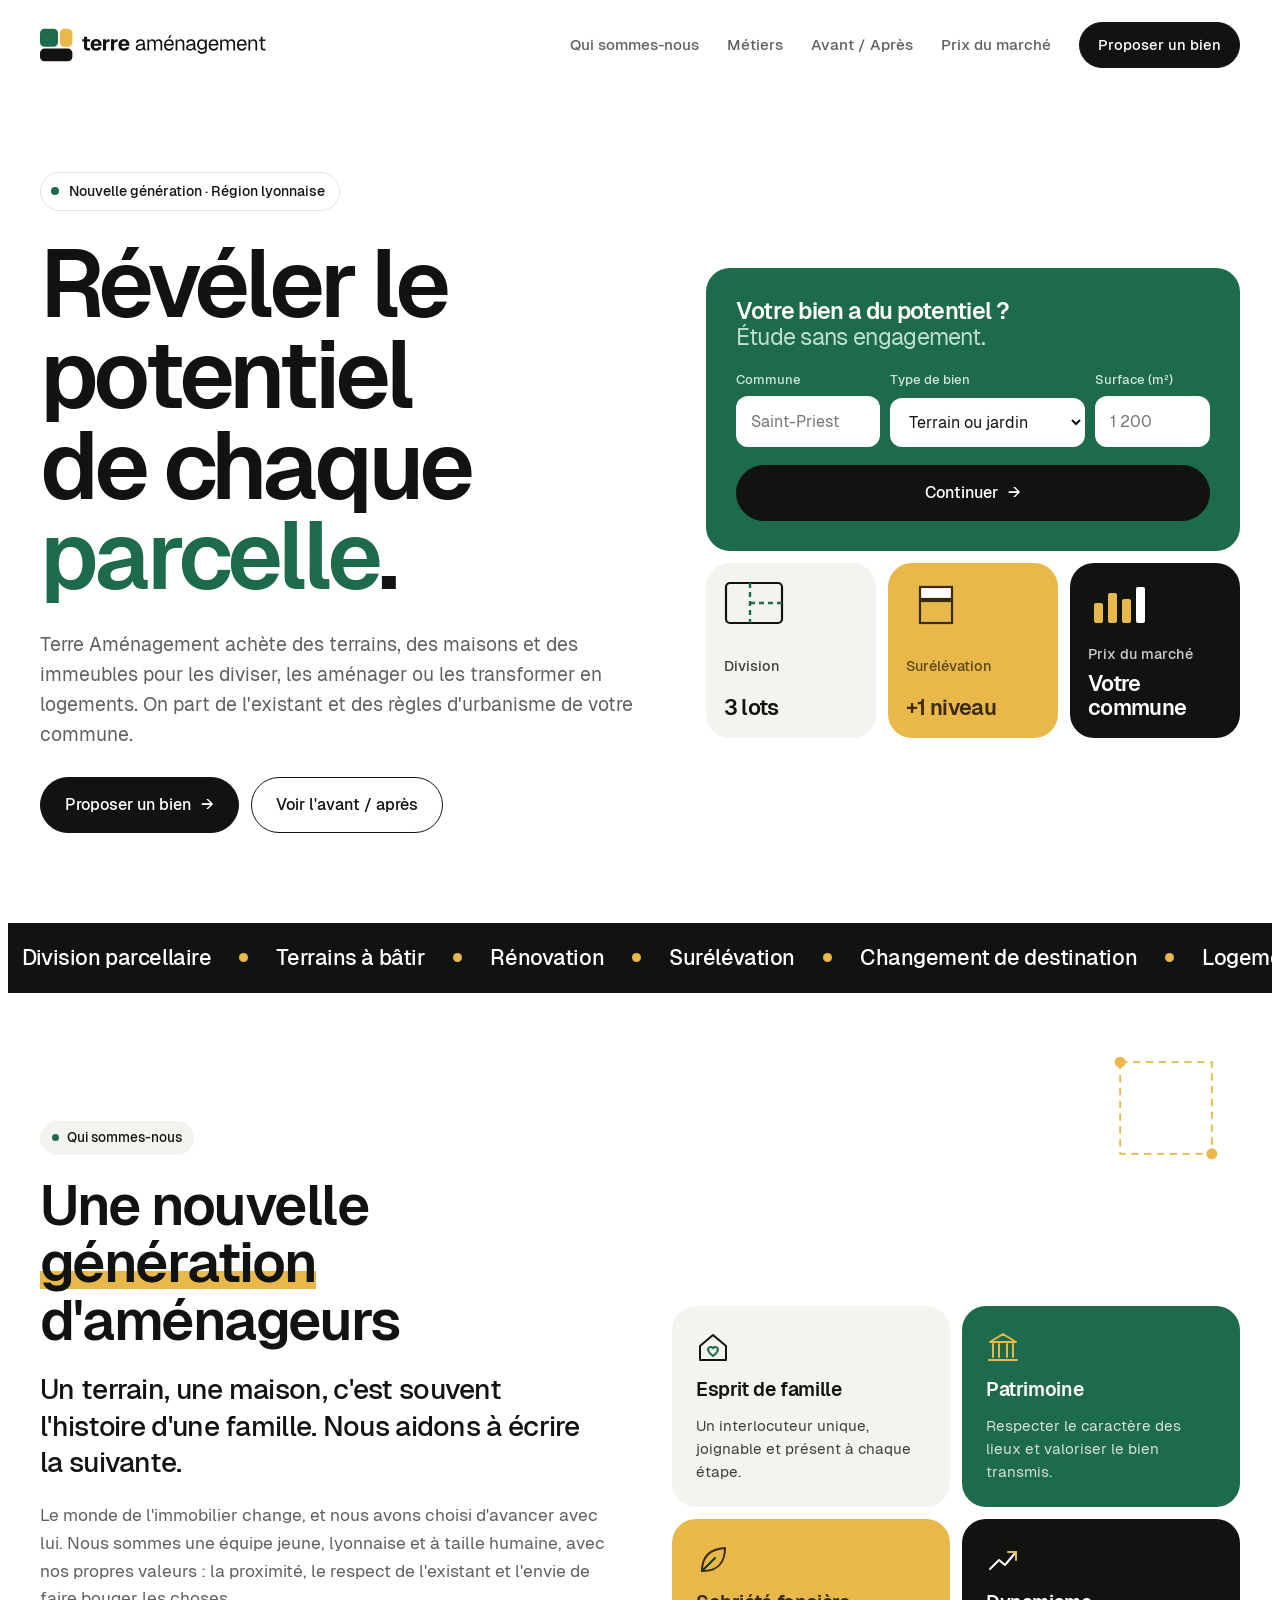
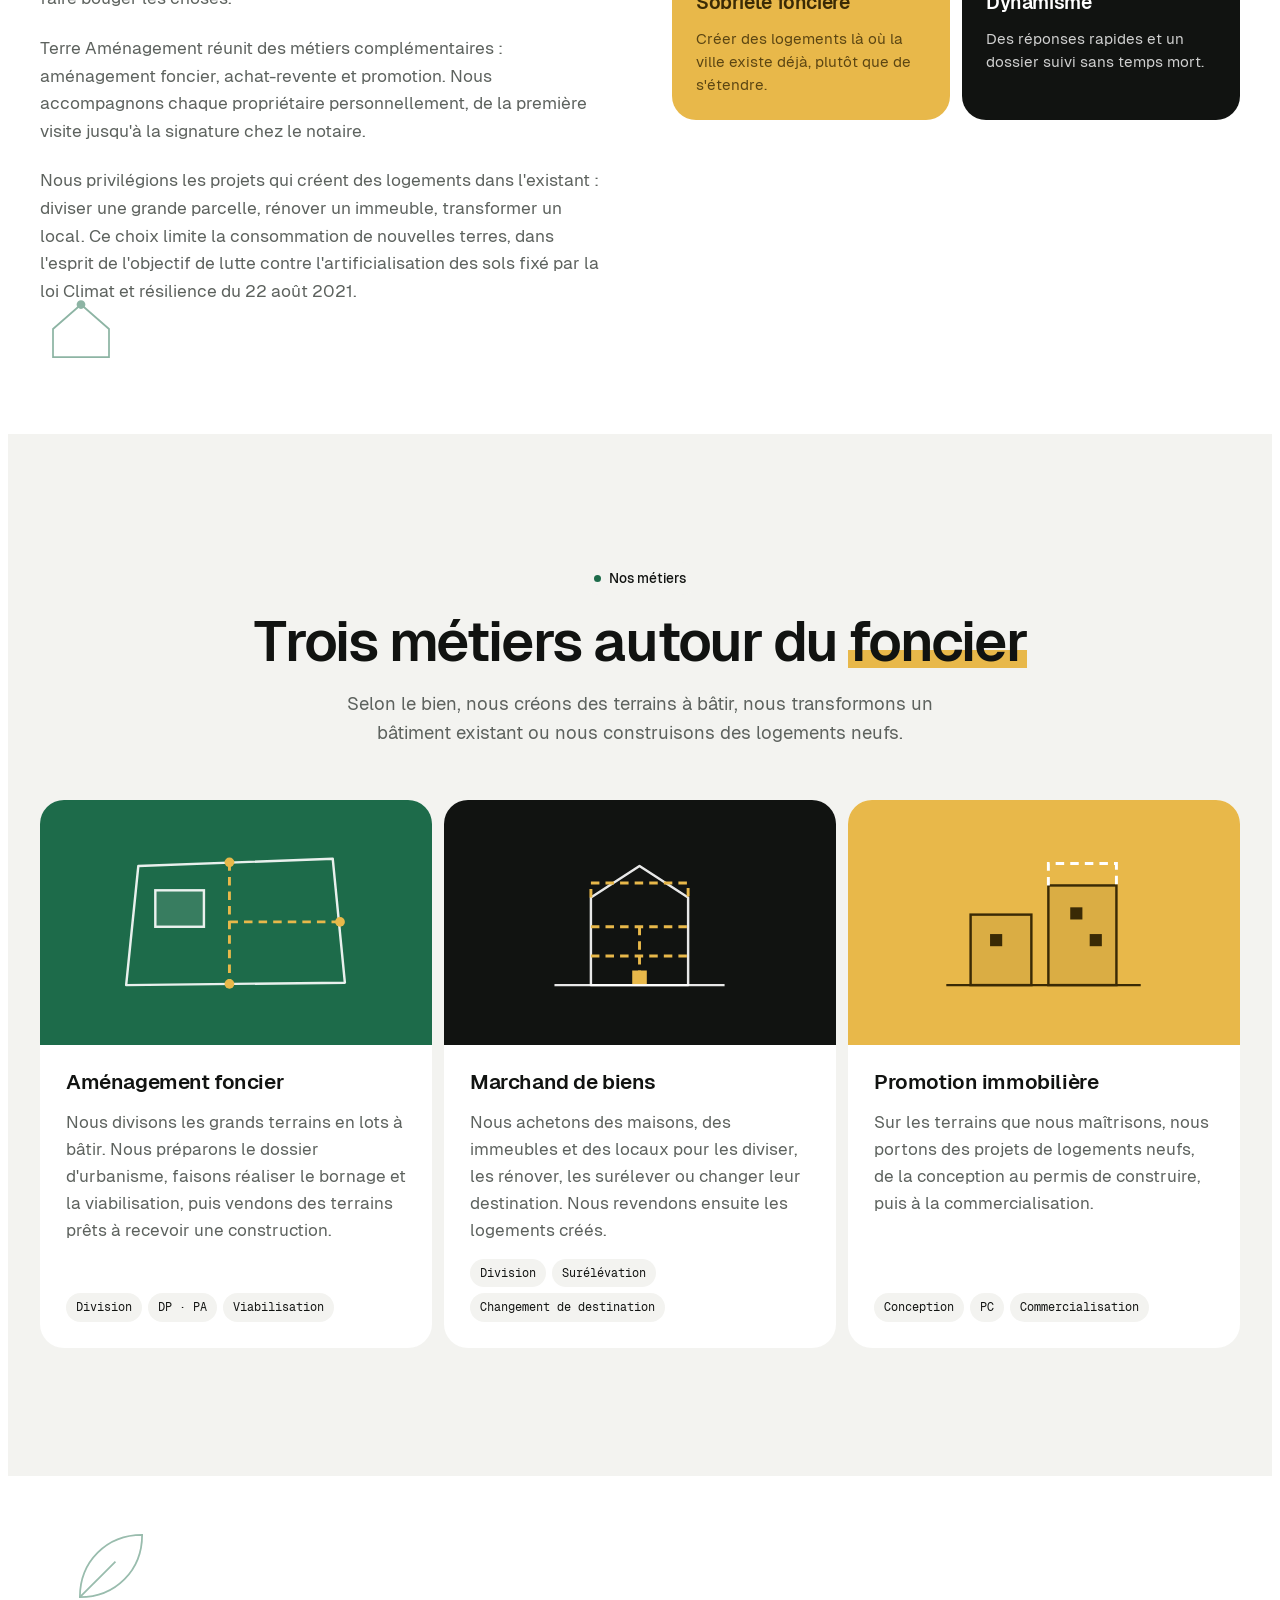
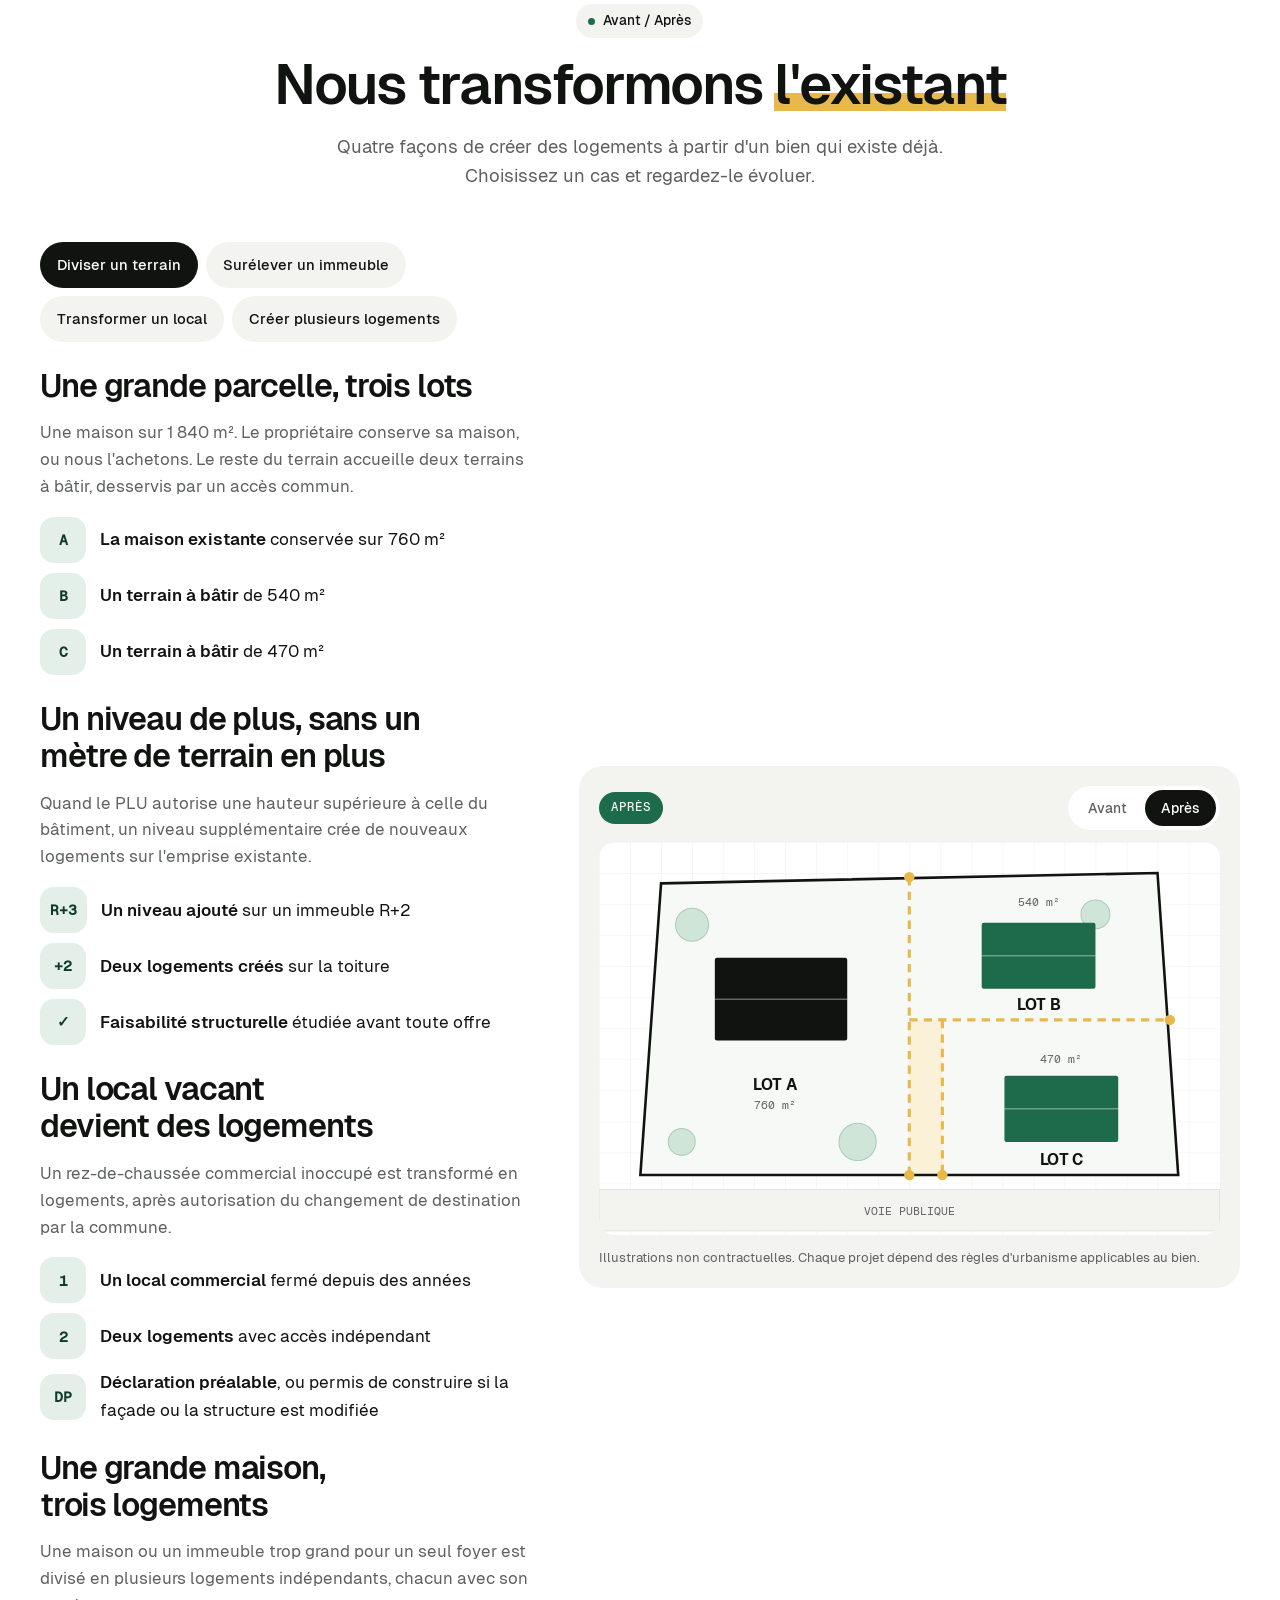
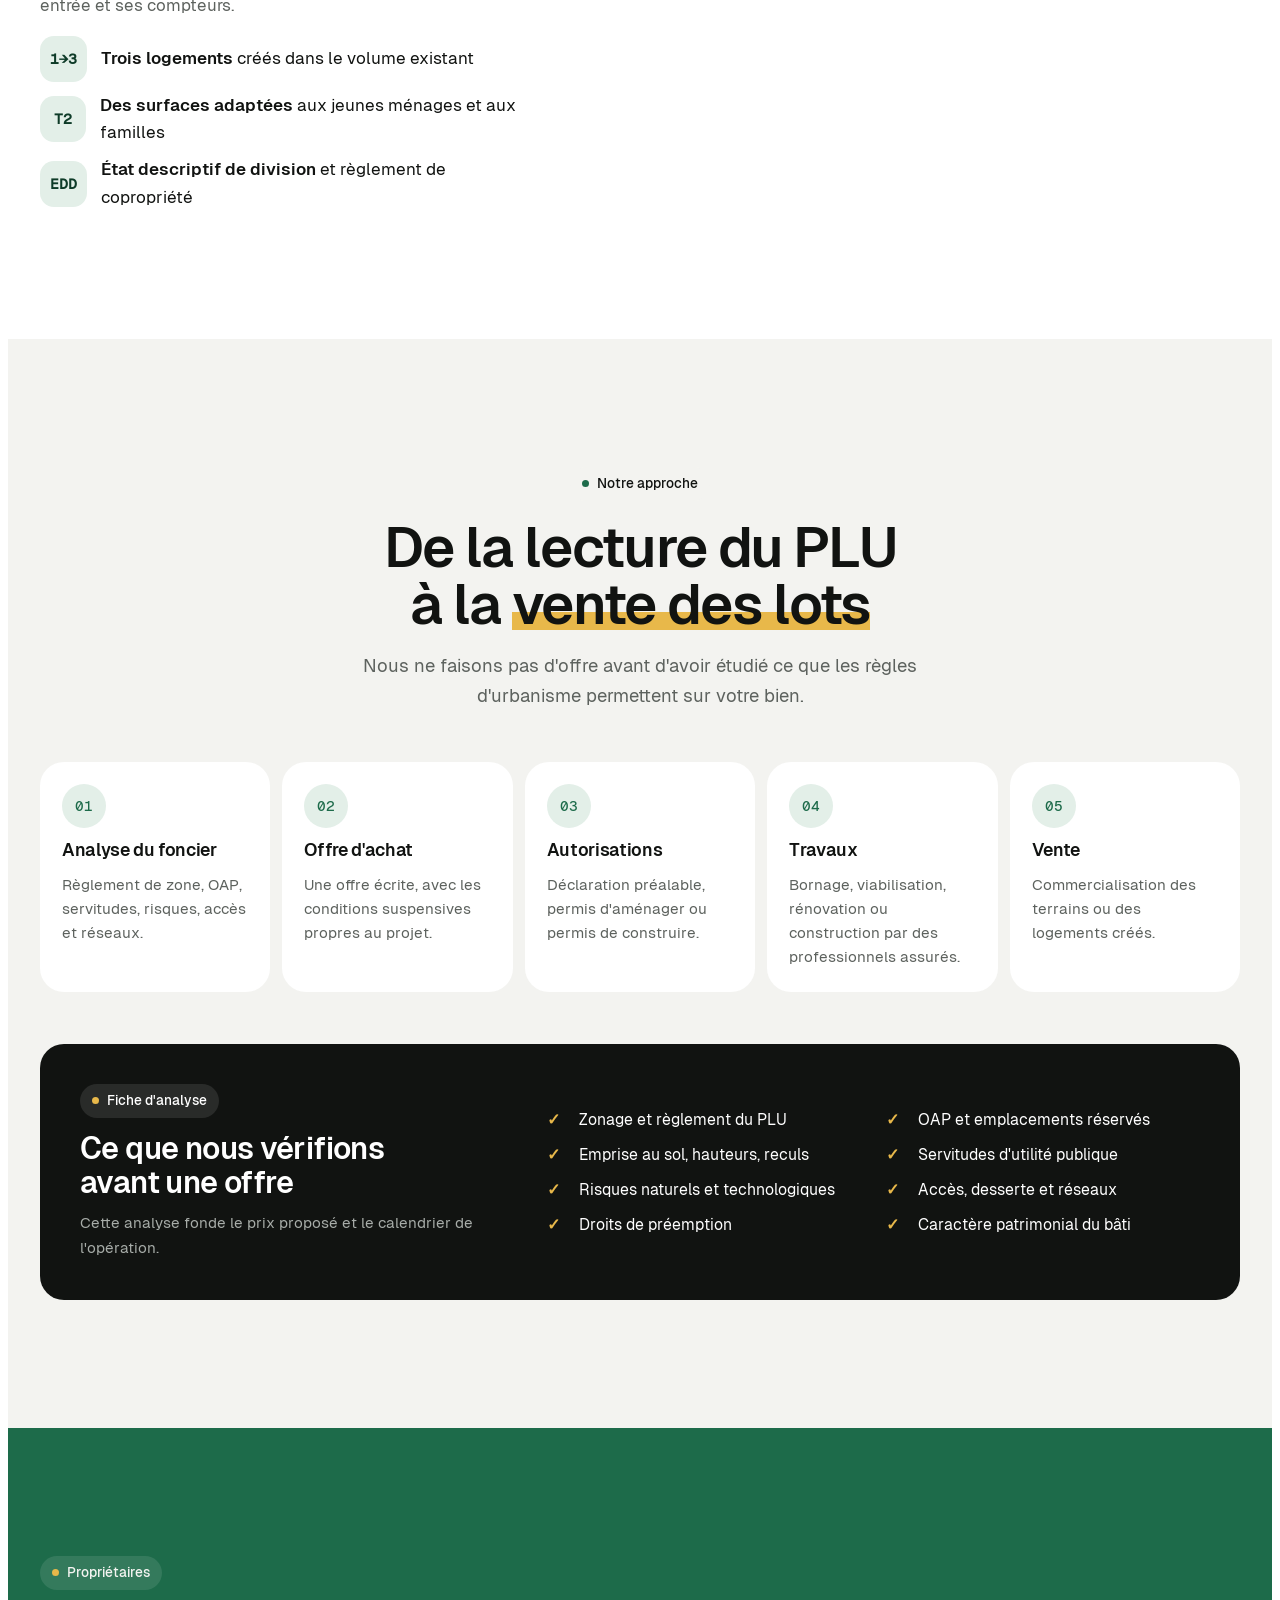
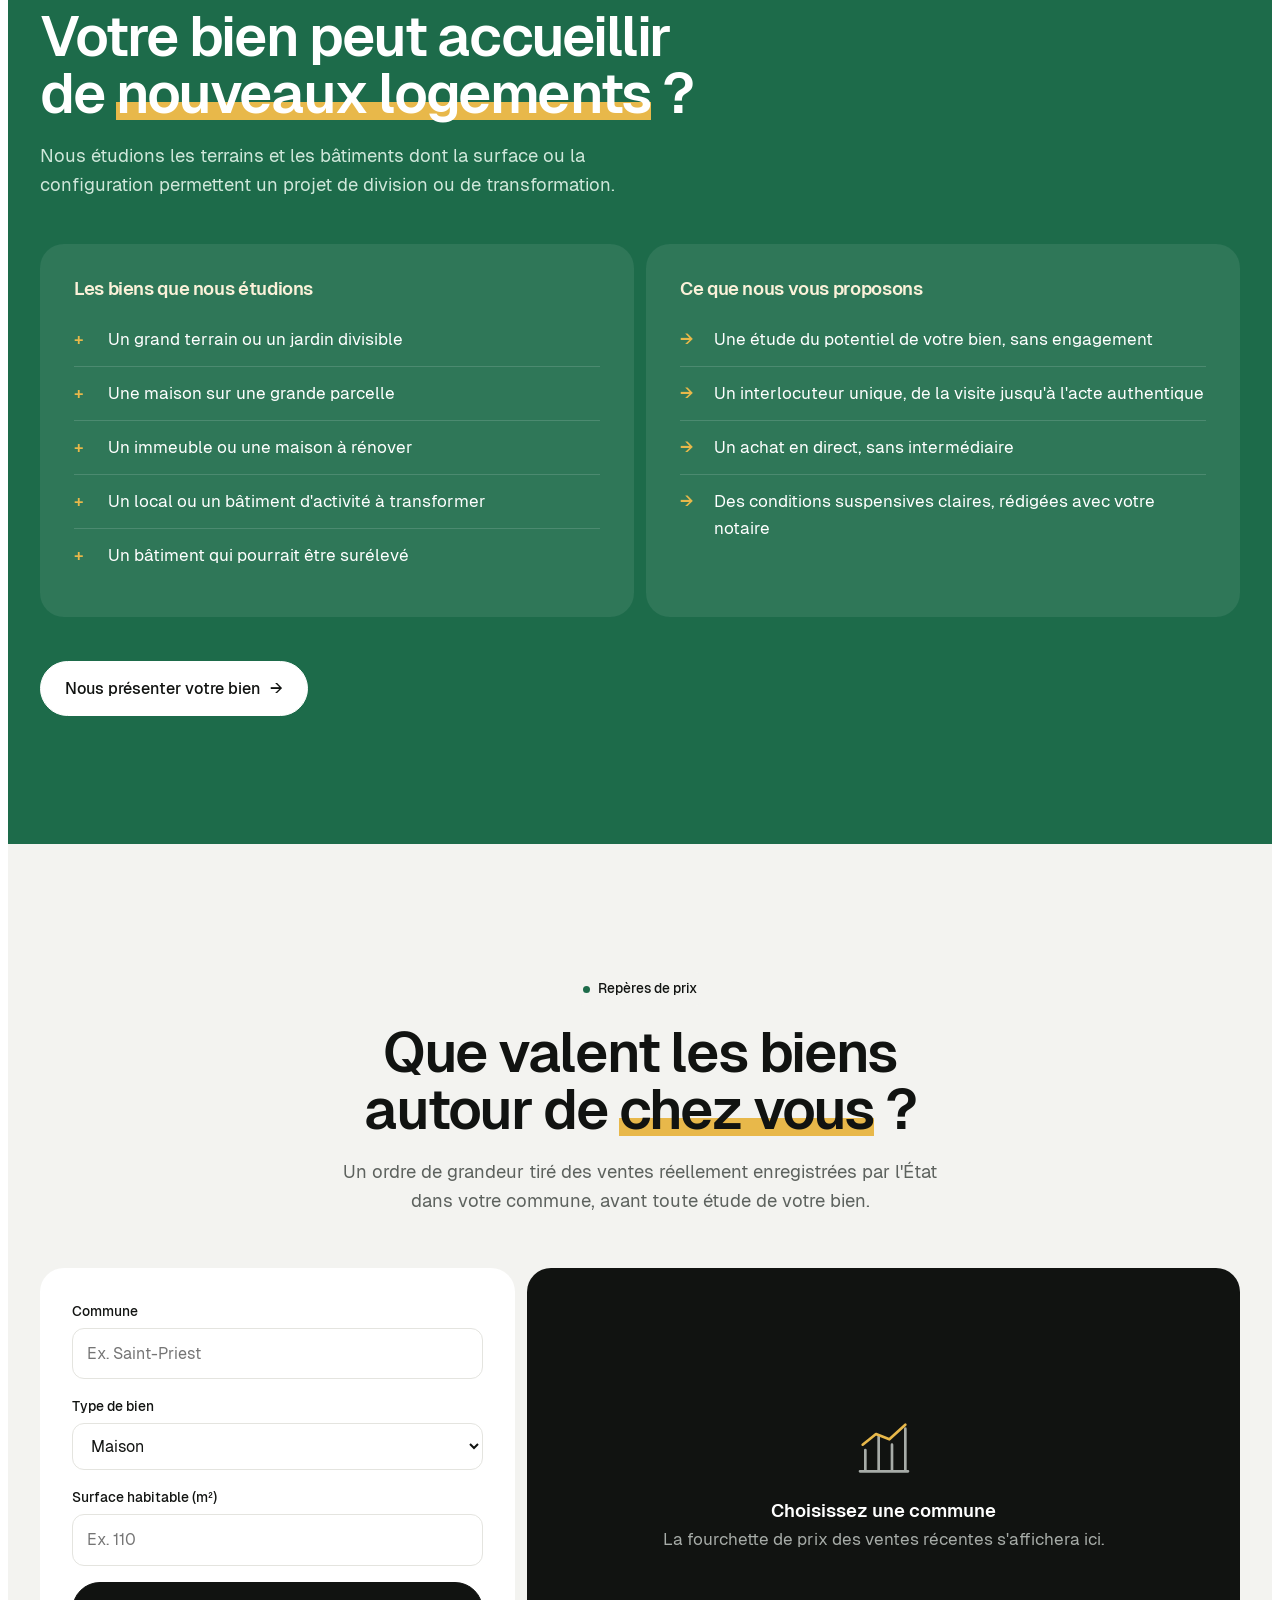
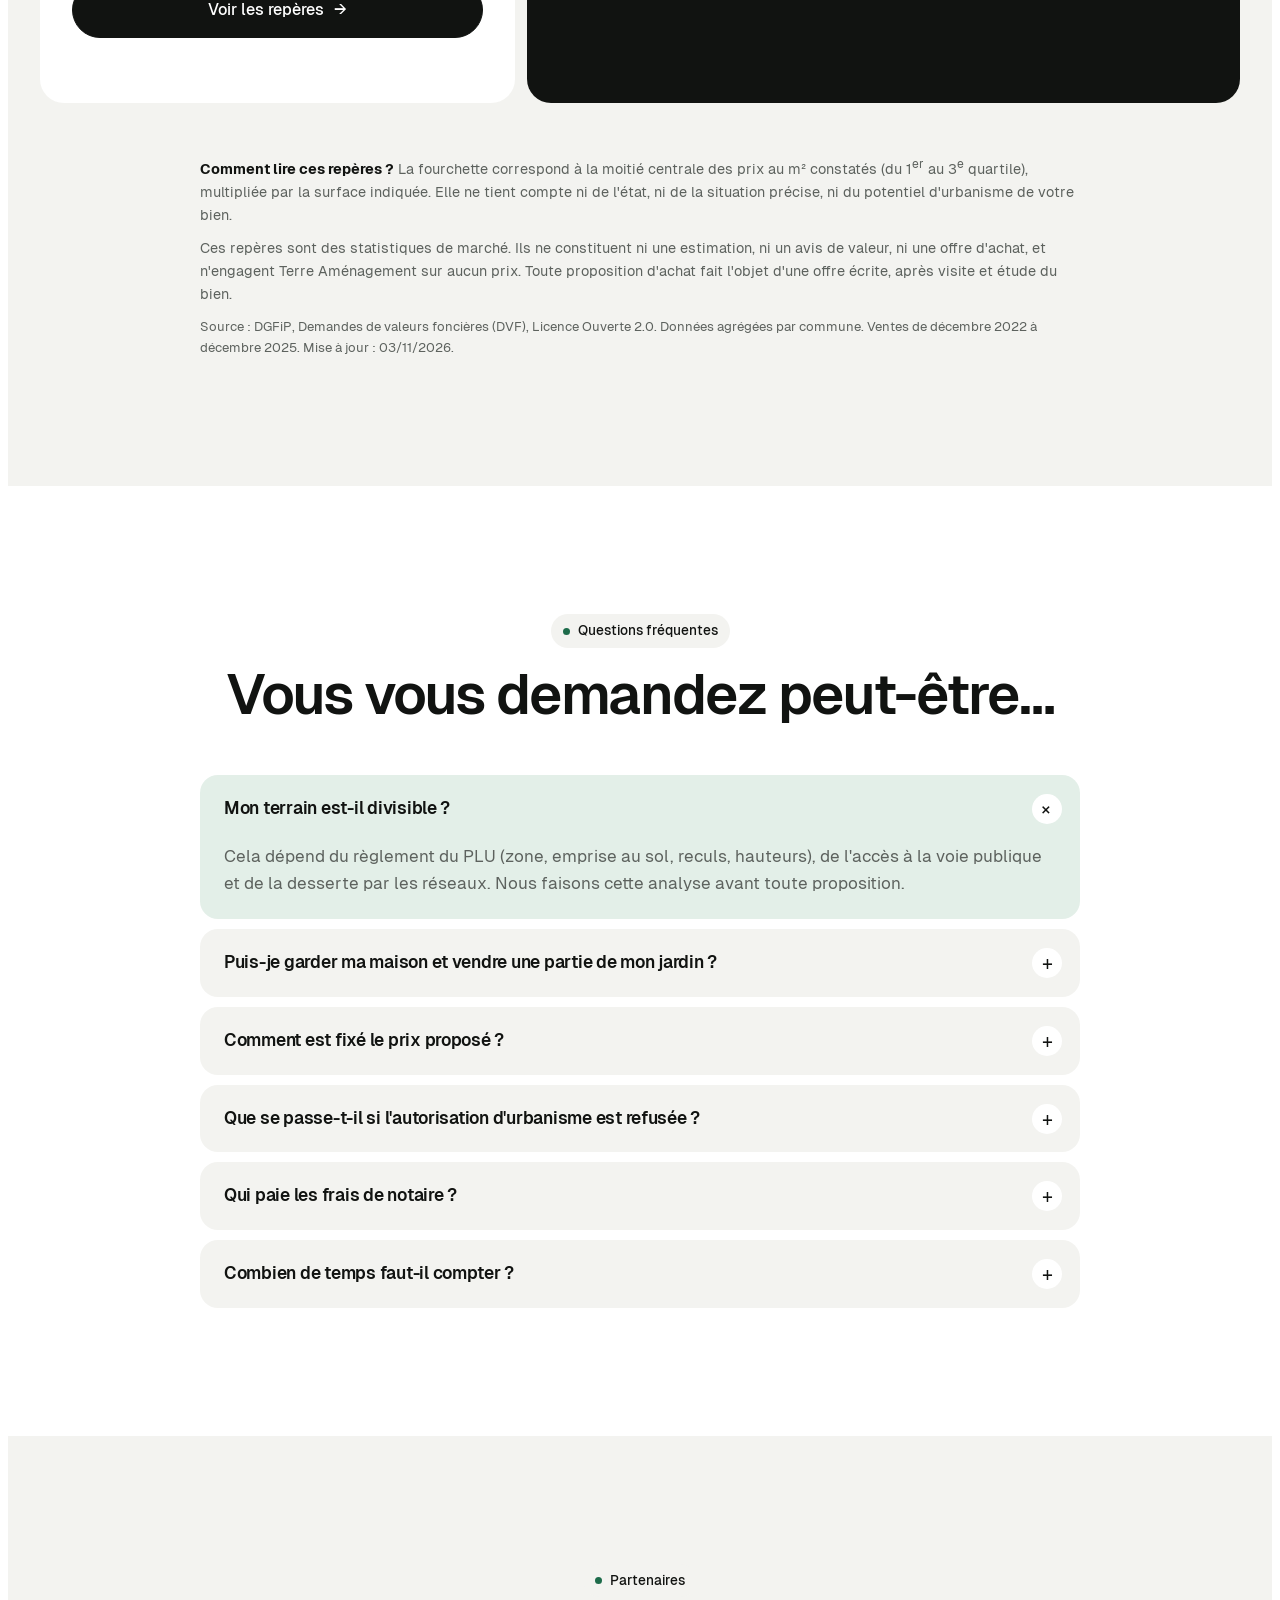
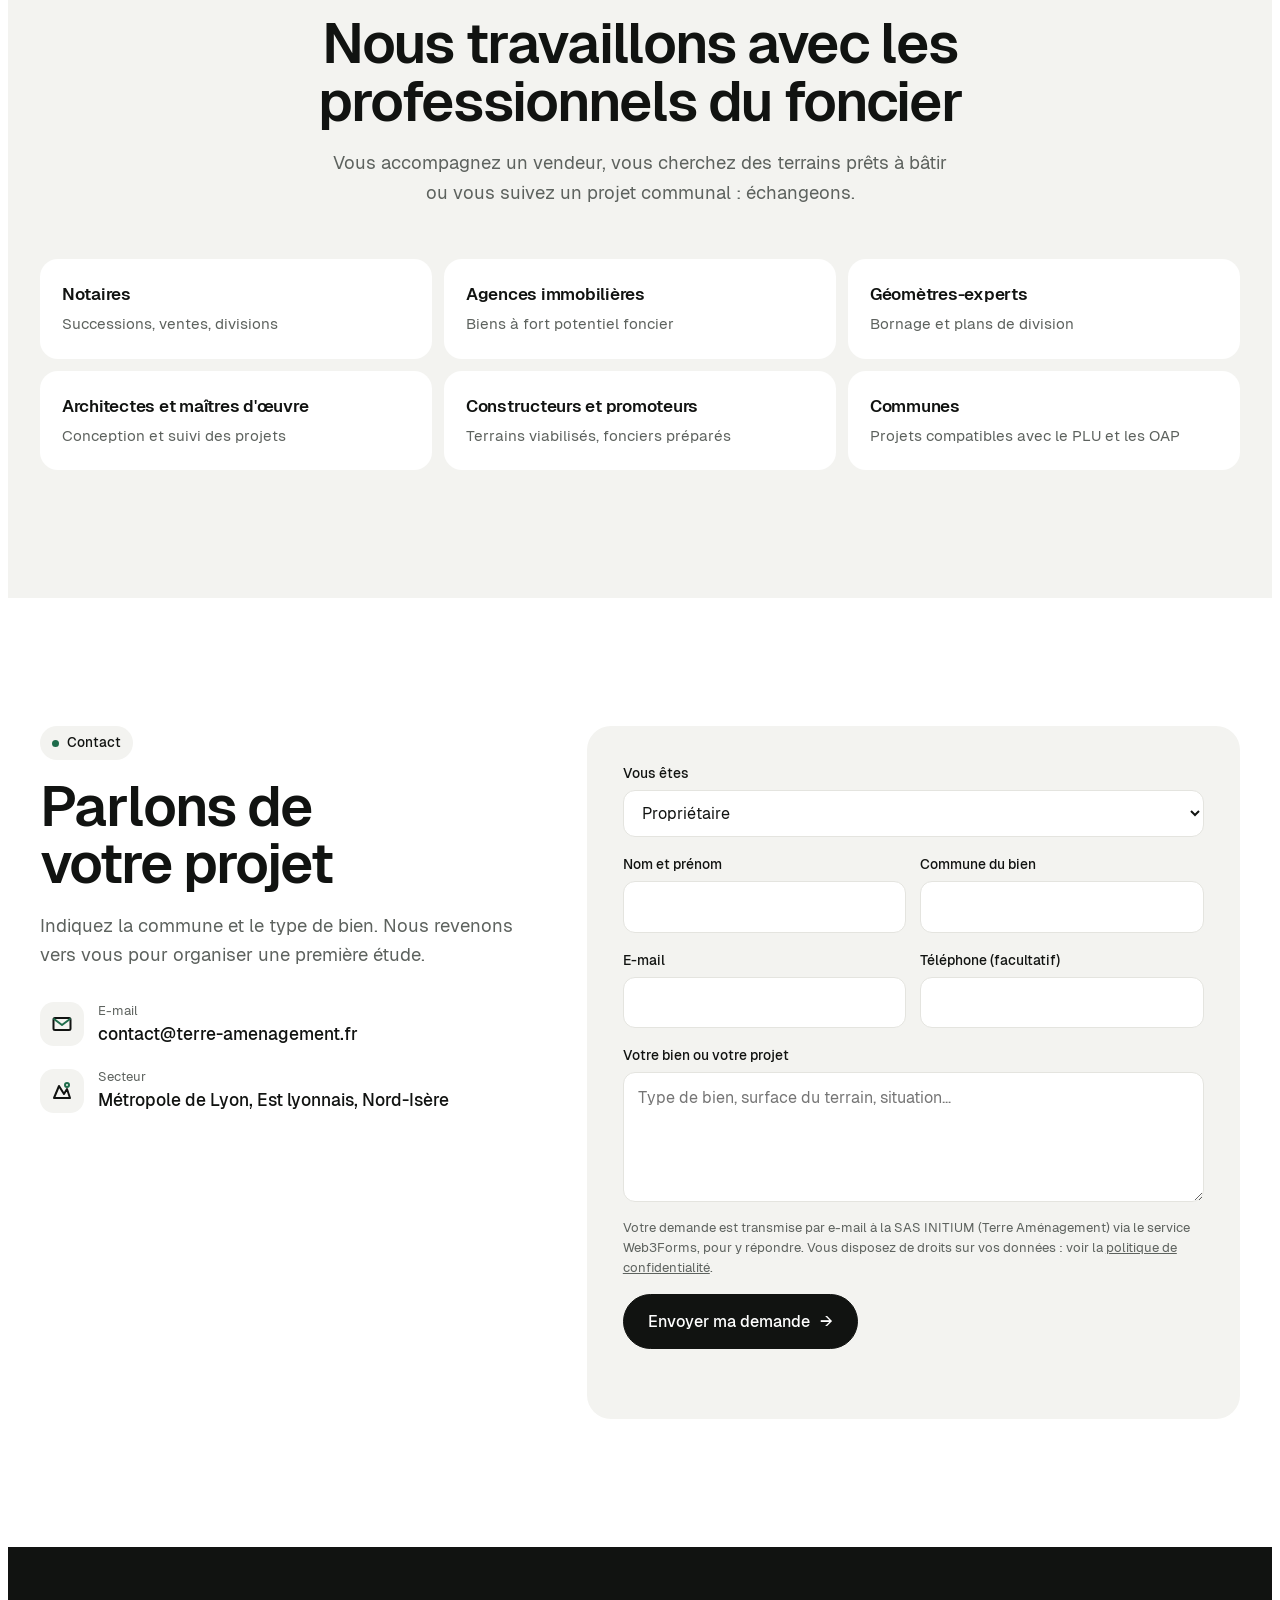
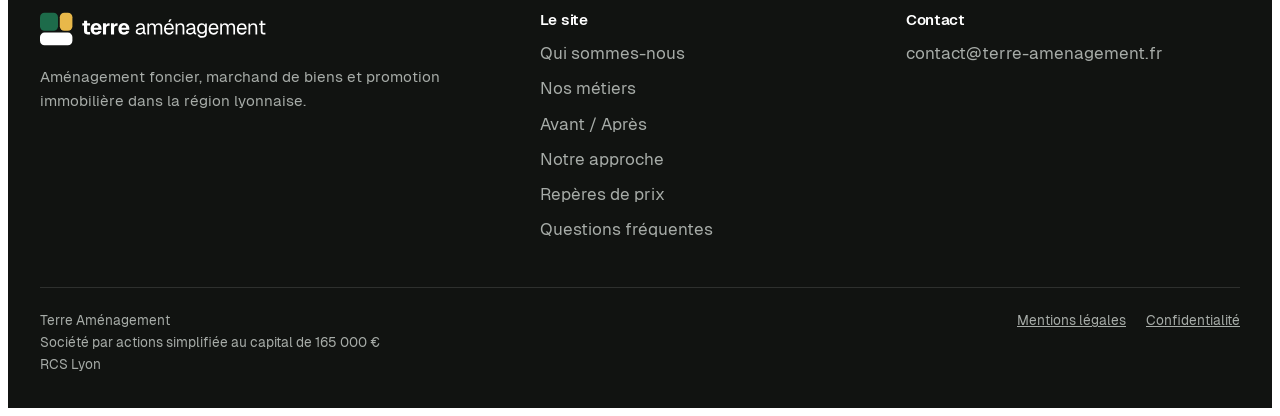
<file: site/index.html>
<!doctype html>
<html lang="fr">
<head>
<meta charset="utf-8">
<meta name="viewport" content="width=device-width, initial-scale=1, viewport-fit=cover">
<title>Terre Aménagement · Aménageur foncier et division de parcelles à Lyon</title>
<meta name="claude:viewport-fit-sides" content="cover">
<meta name="description" content="Terre Aménagement achète terrains, maisons et immeubles dans la région lyonnaise pour les diviser, les aménager ou les transformer en logements.">
<link rel="stylesheet" href="fonts.css">
<link rel="icon" href="favicon.ico" sizes="any">
<link rel="icon" href="favicon.svg" type="image/svg+xml">
<link rel="apple-touch-icon" href="apple-touch-icon.png">
<meta name="theme-color" content="#ffffff">
<meta property="og:type" content="website">
<meta property="og:locale" content="fr_FR">
<meta property="og:site_name" content="Terre Aménagement">
<meta property="og:title" content="Terre Aménagement · Révéler le potentiel de chaque parcelle">
<meta property="og:description" content="Aménagement foncier, marchand de biens et promotion immobilière dans la région lyonnaise.">
<meta property="og:image" content="https://www.terre-amenagement.fr/og-image.png">
<meta property="og:url" content="https://www.terre-amenagement.fr/">
<link rel="canonical" href="https://www.terre-amenagement.fr/">
<script type="application/ld+json">
{"@context":"https://schema.org","@type":"RealEstateAgent","name":"Terre Aménagement","legalName":"SAS INITIUM","url":"https://www.terre-amenagement.fr/","logo":"https://www.terre-amenagement.fr/icon-512.png","image":"https://www.terre-amenagement.fr/og-image.png","email":"contact@terre-amenagement.fr","description":"Aménagement foncier, marchand de biens et promotion immobilière dans la région lyonnaise.","areaServed":["Métropole de Lyon","Est lyonnais","Nord-Isère"],"vatID":"FR48892421546","taxID":"892421546"}
</script>
<link rel="stylesheet" href="styles.css">
</head>
<body>

<header class="site-header">
  <div class="wrap">
    <a class="brand" href="#top"><svg class="logo" viewBox="0 0 252 40" role="img" aria-label="Terre Aménagement"><rect class="lg-a" x="0" y="2" width="20" height="20" rx="5"/><rect class="lg-b" x="22" y="2" width="14" height="20" rx="5"/><rect class="lg-c" x="0" y="24" width="36" height="14" rx="5"/><path class="lg-t" d="M48.921 22.297V16.247999999999998H46.943V13.672H48.921V10.774000000000001H52.371V13.672H55.614V16.247999999999998H52.371V21.883Q52.371 22.757 52.739000000000004 23.0905Q53.107 23.424 53.889 23.424H55.614V26.0H52.624Q50.715 26.0 49.818 25.1145Q48.921 24.229 48.921 22.297Z M56.258 19.836Q56.258 17.904 57.017 16.4435Q57.776 14.983 59.179 14.1895Q60.58200000000001 13.396 62.44500000000001 13.396Q64.262 13.396 65.63050000000001 14.201Q66.99900000000001 15.006 67.73500000000001 16.5125Q68.471 18.019 68.471 20.066V20.756H59.82300000000001Q59.86900000000001 22.182 60.58200000000001 22.918Q61.295 23.654 62.537000000000006 23.654Q64.331 23.654 64.837 22.159L68.31 22.366Q67.804 24.206 66.2515 25.241Q64.699 26.276 62.468 26.276Q60.605000000000004 26.276 59.202000000000005 25.4825Q57.79900000000001 24.689 57.02850000000001 23.2285Q56.258 21.768 56.258 19.836ZM62.44500000000001 15.949Q61.364000000000004 15.949 60.66250000000001 16.662Q59.961000000000006 17.375 59.82300000000001 18.64H64.952Q64.88300000000001 17.329 64.21600000000001 16.639Q63.54900000000001 15.949 62.44500000000001 15.949Z M69.96600000000001 13.672H73.23200000000001L73.301 16.156Q73.66900000000001 14.845 74.382 14.258500000000002Q75.09500000000001 13.672 76.245 13.672H77.37200000000001V16.524H76.245Q74.77300000000001 16.524 74.09450000000001 17.122Q73.41600000000001 17.72 73.41600000000001 19.076999999999998V26.0H69.96600000000001Z M78.84400000000001 13.672H82.11000000000001L82.179 16.156Q82.54700000000001 14.845 83.26000000000002 14.258500000000002Q83.97300000000001 13.672 85.123 13.672H86.25V16.524H85.123Q83.65100000000001 16.524 82.97250000000001 17.122Q82.29400000000001 17.72 82.29400000000001 19.076999999999998V26.0H78.84400000000001Z M87.10100000000001 19.836Q87.10100000000001 17.904 87.86000000000001 16.4435Q88.61900000000001 14.983 90.02200000000002 14.1895Q91.42500000000001 13.396 93.28800000000001 13.396Q95.105 13.396 96.4735 14.201Q97.84200000000001 15.006 98.578 16.5125Q99.31400000000001 18.019 99.31400000000001 20.066V20.756H90.66600000000001Q90.712 22.182 91.42500000000001 22.918Q92.138 23.654 93.38000000000001 23.654Q95.174 23.654 95.68 22.159L99.153 22.366Q98.647 24.206 97.09450000000001 25.241Q95.542 26.276 93.311 26.276Q91.44800000000001 26.276 90.04500000000002 25.4825Q88.64200000000001 24.689 87.87150000000001 23.2285Q87.10100000000001 21.768 87.10100000000001 19.836ZM93.28800000000001 15.949Q92.20700000000001 15.949 91.50550000000001 16.662Q90.804 17.375 90.66600000000001 18.64H95.795Q95.72600000000001 17.329 95.05900000000001 16.639Q94.39200000000001 15.949 93.28800000000001 15.949Z"/><path class="lg-t" d="M106.37200000000001 22.964Q106.37200000000001 21.4 107.29200000000002 20.503Q108.21200000000002 19.606 110.21300000000001 19.238L114.537 18.433Q114.537 15.374 111.63900000000001 15.374Q109.20100000000001 15.374 108.626 17.558999999999997L106.57900000000001 17.398Q106.924 15.627 108.26950000000001 14.5805Q109.61500000000001 13.534 111.63900000000001 13.534Q113.96200000000002 13.534 115.21550000000002 14.844999999999999Q116.46900000000001 16.156 116.46900000000001 18.502V23.539Q116.46900000000001 23.953 116.61850000000001 24.125500000000002Q116.76800000000001 24.298000000000002 117.11300000000001 24.298000000000002H117.596V26.0Q117.32000000000001 26.046 116.86000000000001 26.046Q115.75600000000001 26.046 115.21550000000002 25.586Q114.67500000000001 25.126 114.56000000000002 24.114Q114.10000000000001 25.057 112.9615 25.6665Q111.82300000000001 26.276 110.489 26.276Q108.58000000000001 26.276 107.47600000000001 25.402Q106.37200000000001 24.528 106.37200000000001 22.964ZM114.537 20.986V20.112000000000002L110.58100000000002 20.848Q109.385 21.055 108.8905 21.5265Q108.39600000000002 21.998 108.39600000000002 22.78Q108.39600000000002 23.631 108.99400000000001 24.1025Q109.59200000000001 24.574 110.67300000000002 24.574Q112.46700000000001 24.574 113.50200000000001 23.562Q114.537 22.55 114.537 20.986Z M119.32100000000001 13.81H121.09200000000001L121.138 15.949Q121.59800000000001 14.822000000000001 122.495 14.178Q123.39200000000001 13.534 124.56500000000001 13.534Q125.94500000000001 13.534 126.888 14.201Q127.831 14.868 128.222 16.087Q128.613 14.845 129.53300000000002 14.1895Q130.453 13.534 131.787 13.534Q133.719 13.534 134.7655 14.7415Q135.812 15.949 135.812 18.157V26.0H133.88V18.570999999999998Q133.88 16.915 133.236 16.075499999999998Q132.592 15.236 131.327 15.236Q130.03900000000002 15.236 129.28000000000003 16.156Q128.52100000000002 17.076 128.52100000000002 18.709V26.0H126.58900000000001V18.709Q126.58900000000001 15.236 124.08200000000001 15.236Q122.79400000000001 15.236 122.02350000000001 16.1675Q121.25300000000001 17.099 121.25300000000001 18.709V26.0H119.32100000000001Z M137.813 19.905Q137.813 17.996000000000002 138.49149999999997 16.547Q139.17 15.098 140.41199999999998 14.316Q141.654 13.534 143.31 13.534Q144.897 13.534 146.11599999999999 14.281500000000001Q147.335 15.029 148.01350000000002 16.478Q148.692 17.927 148.692 19.928V20.503H139.837Q139.929 22.435 140.8605 23.435499999999998Q141.792 24.436 143.402 24.436Q144.575 24.436 145.3455 23.8955Q146.11599999999999 23.355 146.438 22.389L148.508 22.55Q148.025 24.229 146.6565 25.252499999999998Q145.288 26.276 143.402 26.276Q141.7 26.276 140.435 25.494Q139.17 24.712 138.49149999999997 23.2745Q137.813 21.837 137.813 19.905ZM143.31 15.374Q141.884 15.374 140.9755 16.248Q140.067 17.122 139.837 18.801000000000002H146.576Q146.438 17.099 145.57549999999998 16.2365Q144.713 15.374 143.31 15.374ZM144.069 9.233H146.231L144.161 12.177H142.551Z M150.693 13.81H152.464L152.51000000000002 15.995000000000001Q152.97 14.776 153.959 14.155000000000001Q154.948 13.534 156.25900000000001 13.534Q158.26000000000002 13.534 159.318 14.822Q160.376 16.11 160.376 18.157V26.0H158.44400000000002V18.709Q158.44400000000002 16.984 157.823 16.11Q157.202 15.236 155.845 15.236Q154.39600000000002 15.236 153.5105 16.1445Q152.625 17.053 152.625 18.709V26.0H150.693Z M162.377 22.964Q162.377 21.4 163.29700000000003 20.503Q164.217 19.606 166.21800000000002 19.238L170.54200000000003 18.433Q170.54200000000003 15.374 167.64400000000003 15.374Q165.20600000000002 15.374 164.63100000000003 17.558999999999997L162.58400000000003 17.398Q162.92900000000003 15.627 164.27450000000005 14.5805Q165.62000000000003 13.534 167.64400000000003 13.534Q169.967 13.534 171.22050000000002 14.844999999999999Q172.47400000000002 16.156 172.47400000000002 18.502V23.539Q172.47400000000002 23.953 172.62350000000004 24.125500000000002Q172.77300000000002 24.298000000000002 173.11800000000002 24.298000000000002H173.60100000000003V26.0Q173.32500000000002 26.046 172.865 26.046Q171.76100000000002 26.046 171.22050000000002 25.586Q170.68 25.126 170.56500000000003 24.114Q170.10500000000002 25.057 168.96650000000002 25.6665Q167.82800000000003 26.276 166.49400000000003 26.276Q164.585 26.276 163.481 25.402Q162.377 24.528 162.377 22.964ZM170.54200000000003 20.986V20.112000000000002L166.586 20.848Q165.39000000000001 21.055 164.89550000000003 21.5265Q164.401 21.998 164.401 22.78Q164.401 23.631 164.99900000000002 24.1025Q165.597 24.574 166.67800000000003 24.574Q168.472 24.574 169.507 23.562Q170.54200000000003 22.55 170.54200000000003 20.986Z M174.912 26.184 176.936 26.046Q177.235 26.966 177.94800000000004 27.426000000000002Q178.66100000000003 27.886 180.01800000000003 27.886Q181.69700000000003 27.886 182.57100000000003 27.219Q183.44500000000002 26.552 183.44500000000002 25.218V23.240000000000002Q182.985 24.206 182.03050000000002 24.781Q181.07600000000002 25.356 179.88000000000002 25.356Q178.33900000000003 25.356 177.13150000000002 24.6085Q175.924 23.861 175.2455 22.515500000000003Q174.567 21.17 174.567 19.445Q174.567 17.72 175.234 16.374499999999998Q175.901 15.029 177.08550000000002 14.281500000000001Q178.27 13.534 179.788 13.534Q181.07600000000002 13.534 182.09950000000003 14.132000000000001Q183.12300000000002 14.73 183.537 15.742V13.81H185.377V25.172Q185.377 27.311 183.95100000000002 28.5185Q182.525 29.726 180.01800000000003 29.726Q178.06300000000002 29.726 176.68300000000002 28.759999999999998Q175.30300000000003 27.794 174.912 26.184ZM183.44500000000002 19.33Q183.44500000000002 17.512999999999998 182.502 16.4435Q181.55900000000003 15.374 179.972 15.374Q178.38500000000002 15.374 177.488 16.4665Q176.591 17.558999999999997 176.591 19.445Q176.591 21.331 177.4995 22.423499999999997Q178.40800000000002 23.516 179.972 23.516Q181.58200000000002 23.516 182.51350000000002 22.389Q183.44500000000002 21.262 183.44500000000002 19.33Z M187.37800000000001 19.905Q187.37800000000001 17.996000000000002 188.05650000000003 16.547Q188.735 15.098 189.97700000000003 14.316Q191.21900000000002 13.534 192.87500000000003 13.534Q194.46200000000002 13.534 195.68100000000004 14.281500000000001Q196.90000000000003 15.029 197.57850000000002 16.478Q198.25700000000003 17.927 198.25700000000003 19.928V20.503H189.40200000000002Q189.49400000000003 22.435 190.42550000000003 23.435499999999998Q191.35700000000003 24.436 192.967 24.436Q194.14000000000001 24.436 194.9105 23.8955Q195.68100000000004 23.355 196.00300000000001 22.389L198.07300000000004 22.55Q197.59000000000003 24.229 196.22150000000005 25.252499999999998Q194.85300000000004 26.276 192.967 26.276Q191.26500000000001 26.276 190.0 25.494Q188.735 24.712 188.05650000000003 23.2745Q187.37800000000001 21.837 187.37800000000001 19.905ZM192.87500000000003 15.374Q191.449 15.374 190.5405 16.248Q189.63200000000003 17.122 189.40200000000002 18.801000000000002H196.14100000000002Q196.00300000000001 17.099 195.14050000000003 16.2365Q194.27800000000002 15.374 192.87500000000003 15.374Z M200.25800000000004 13.81H202.02900000000002L202.07500000000005 15.949Q202.53500000000003 14.822000000000001 203.43200000000002 14.178Q204.32900000000004 13.534 205.50200000000004 13.534Q206.88200000000003 13.534 207.82500000000005 14.201Q208.76800000000003 14.868 209.15900000000005 16.087Q209.55000000000004 14.845 210.47000000000003 14.1895Q211.39000000000004 13.534 212.72400000000005 13.534Q214.65600000000003 13.534 215.70250000000004 14.7415Q216.74900000000002 15.949 216.74900000000002 18.157V26.0H214.81700000000004V18.570999999999998Q214.81700000000004 16.915 214.17300000000003 16.075499999999998Q213.52900000000002 15.236 212.26400000000004 15.236Q210.97600000000003 15.236 210.21700000000004 16.156Q209.45800000000003 17.076 209.45800000000003 18.709V26.0H207.52600000000004V18.709Q207.52600000000004 15.236 205.01900000000003 15.236Q203.73100000000002 15.236 202.96050000000002 16.1675Q202.19000000000003 17.099 202.19000000000003 18.709V26.0H200.25800000000004Z M218.75000000000003 19.905Q218.75000000000003 17.996000000000002 219.42850000000004 16.547Q220.10700000000003 15.098 221.34900000000005 14.316Q222.59100000000004 13.534 224.24700000000004 13.534Q225.83400000000003 13.534 227.05300000000005 14.281500000000001Q228.27200000000005 15.029 228.95050000000003 16.478Q229.62900000000005 17.927 229.62900000000005 19.928V20.503H220.77400000000003Q220.86600000000004 22.435 221.79750000000004 23.435499999999998Q222.72900000000004 24.436 224.33900000000003 24.436Q225.51200000000003 24.436 226.28250000000003 23.8955Q227.05300000000005 23.355 227.37500000000003 22.389L229.44500000000005 22.55Q228.96200000000005 24.229 227.59350000000006 25.252499999999998Q226.22500000000005 26.276 224.33900000000003 26.276Q222.63700000000003 26.276 221.372 25.494Q220.10700000000003 24.712 219.42850000000004 23.2745Q218.75000000000003 21.837 218.75000000000003 19.905ZM224.24700000000004 15.374Q222.82100000000003 15.374 221.91250000000002 16.248Q221.00400000000005 17.122 220.77400000000003 18.801000000000002H227.51300000000003Q227.37500000000003 17.099 226.51250000000005 16.2365Q225.65000000000003 15.374 224.24700000000004 15.374Z M231.63000000000005 13.81H233.40100000000004L233.44700000000006 15.995000000000001Q233.90700000000004 14.776 234.89600000000004 14.155000000000001Q235.88500000000005 13.534 237.19600000000005 13.534Q239.19700000000006 13.534 240.25500000000005 14.822Q241.31300000000005 16.11 241.31300000000005 18.157V26.0H239.38100000000006V18.709Q239.38100000000006 16.984 238.76000000000005 16.11Q238.13900000000004 15.236 236.78200000000004 15.236Q235.33300000000006 15.236 234.44750000000005 16.1445Q233.56200000000004 17.053 233.56200000000004 18.709V26.0H231.63000000000005Z M245.29200000000006 22.872V15.512H243.49800000000005V13.81H245.29200000000006V10.958H247.22400000000005V13.81H250.46700000000007V15.512H247.22400000000005V22.826Q247.22400000000005 23.631 247.58050000000006 23.9645Q247.93700000000007 24.298000000000002 248.71900000000005 24.298000000000002H250.46700000000007V26.0H248.53500000000005Q246.87900000000005 26.0 246.08550000000005 25.241Q245.29200000000006 24.482 245.29200000000006 22.872Z"/></svg></a>
    <nav class="nav" aria-label="Navigation principale">
      <a href="#qui">Qui sommes-nous</a>
      <a href="#metiers">Métiers</a>
      <a href="#transformations">Avant / Après</a>
      <a href="#prix" data-needs-data hidden>Prix du marché</a>
      <a class="btn" href="#contact">Proposer un bien</a>
    </nav>
  </div>
</header>

<main id="top">

  <section class="hero">
    <div class="wrap">
      <div class="hero-text">
        <span class="badge reveal"><i></i>Nouvelle génération · Région lyonnaise</span>
        <h1 class="reveal d1">Révéler le potentiel de chaque <span class="accent">parcelle</span>.</h1>
        <p class="lead reveal d2">Terre Aménagement achète des terrains, des maisons et des immeubles pour les diviser, les aménager ou les transformer en logements. On part de l'existant et des règles d'urbanisme de votre commune.</p>
        <div class="cta-row reveal d3">
          <a class="btn" href="#contact">Proposer un bien <span class="arrow">→</span></a>
          <a class="btn outline" href="#transformations">Voir l'avant / après</a>
        </div>
      </div>

      <div class="bento reveal d2">
        <form class="quick" id="quick-form" novalidate>
          <p class="quick-title">Votre bien a du potentiel ?<br><span>Étude sans engagement.</span></p>
          <div class="quick-fields">
            <div class="field">
              <label for="q-commune">Commune</label>
              <input id="q-commune" name="commune" placeholder="Saint-Priest" autocomplete="address-level2">
            </div>
            <div class="field">
              <label for="q-type">Type de bien</label>
              <select id="q-type" name="type">
                <option>Terrain ou jardin</option>
                <option>Maison sur grande parcelle</option>
                <option>Immeuble ou maison à rénover</option>
                <option>Local ou bâtiment d'activité</option>
                <option>Autre</option>
              </select>
            </div>
            <div class="field">
              <label for="q-surface">Surface (m²)</label>
              <input id="q-surface" name="surface" inputmode="numeric" placeholder="1 200">
            </div>
          </div>
          <button class="btn full" type="submit">Continuer <span class="arrow">→</span></button>
        </form>
        <form class="quick" id="quick-step2" novalidate hidden>
          <p class="quick-title">Plus qu'une étape.<br><span id="q-recap">Vos coordonnées pour vous recontacter.</span></p>
          <div class="quick-fields">
            <div class="field">
              <label for="q-nom">Nom</label>
              <input id="q-nom" name="nom" autocomplete="name" placeholder="Prénom Nom">
            </div>
            <div class="field">
              <label for="q-email">E-mail</label>
              <input id="q-email" name="email" type="email" autocomplete="email" placeholder="vous@exemple.fr">
            </div>
            <div class="field">
              <label for="q-tel">Téléphone</label>
              <input id="q-tel" name="tel" type="tel" autocomplete="tel" placeholder="Facultatif">
            </div>
          </div>
          <div class="quick-actions">
            <button class="btn" type="submit">Envoyer ma demande <span class="arrow">→</span></button>
            <button class="link-back" type="button" id="q-back">← Modifier</button>
          </div>
          <p class="quick-note">Demande transmise par e-mail via Web3Forms · <a href="mentions-legales.html#donnees">Vos données</a></p>
          <input type="checkbox" name="botcheck" class="hp" tabindex="-1" autocomplete="off" aria-hidden="true">
          <p class="quick-err" id="q-err" role="alert"></p>
          <div class="mail-fallback" id="q-fallback" hidden></div>
        </form>
        <a class="tile tile-grey" href="#transformations">
          <svg class="mini" viewBox="0 0 60 44" aria-hidden="true"><rect x="2" y="2" width="56" height="40" rx="4" class="m-s"/><path class="m-d" d="M26 2 V42 M26 22 H58"/></svg>
          <span>Division</span><b>3 lots</b>
        </a>
        <a class="tile tile-gold" href="#transformations">
          <svg class="mini" viewBox="0 0 60 44" aria-hidden="true"><rect x="14" y="20" width="32" height="22" class="m-s"/><rect x="14" y="6" width="32" height="12" class="m-up"/></svg>
          <span>Surélévation</span><b>+1 niveau</b>
        </a>
        <a class="tile tile-ink" href="#contact" data-tile-prix>
          <svg class="mini" viewBox="0 0 60 44" aria-hidden="true"><rect class="m-bar b1" x="6" y="22" width="9" height="20" rx="2"/><rect class="m-bar b2" x="20" y="12" width="9" height="30" rx="2"/><rect class="m-bar b3" x="34" y="18" width="9" height="24" rx="2"/><rect class="m-bar b4" x="48" y="6" width="9" height="36" rx="2"/></svg>
          <span data-label-prix>Étude offerte</span><b data-value-prix>Sans engagement</b>
        </a>
      </div>
    </div>
  </section>

  <div class="marquee" aria-hidden="true">
    <div class="marquee-track">
      <span>Division parcellaire</span><span>Terrains à bâtir</span><span>Rénovation</span><span>Surélévation</span><span>Changement de destination</span><span>Logements neufs</span><span>Valorisation du patrimoine</span>
      <span>Division parcellaire</span><span>Terrains à bâtir</span><span>Rénovation</span><span>Surélévation</span><span>Changement de destination</span><span>Logements neufs</span><span>Valorisation du patrimoine</span>
    </div>
  </div>

  <section class="section deco-host" id="qui">
    <svg class="deco deco-a" viewBox="0 0 120 120" aria-hidden="true"><rect x="10" y="10" width="100" height="100" fill="none" stroke-dasharray="8 6"/><circle cx="10" cy="10" r="5"/><circle cx="110" cy="110" r="5"/></svg>
    <svg class="deco deco-b" viewBox="0 0 80 80" aria-hidden="true"><path d="M8 40 L40 12 L72 40 V72 H8 Z" fill="none"/><circle cx="40" cy="12" r="4"/></svg>
    <div class="wrap">
      <div class="about">
        <div class="about-text">
          <span class="kicker">Qui sommes-nous</span>
          <h2>Une nouvelle <span class="hl">génération</span> d'aménageurs</h2>
          <p class="quote">Un terrain, une maison, c'est souvent l'histoire d'une famille. Nous aidons à écrire la suivante.</p>
          <p>Le monde de l'immobilier change, et nous avons choisi d'avancer avec lui. Nous sommes une équipe jeune, lyonnaise et à taille humaine, avec nos propres valeurs : la proximité, le respect de l'existant et l'envie de faire bouger les choses.</p>
          <p>Terre Aménagement réunit des métiers complémentaires : aménagement foncier, achat-revente et promotion. Nous accompagnons chaque propriétaire personnellement, de la première visite jusqu'à la signature chez le notaire.</p>
          <p>Nous privilégions les projets qui créent des logements dans l'existant : diviser une grande parcelle, rénover un immeuble, transformer un local. Ce choix limite la consommation de nouvelles terres, dans l'esprit de l'objectif de lutte contre l'artificialisation des sols fixé par la loi Climat et résilience du 22 août 2021.</p>
        </div>
        <ul class="values">
          <li>
            <svg class="ico" viewBox="0 0 34 34" aria-hidden="true"><path class="s" d="M4 16 L17 5 L30 16 V30 H4 Z"/><path class="g" d="M17 26 C12 22 11 19 13 17.5 C14.6 16.3 16.4 17.2 17 18.4 C17.6 17.2 19.4 16.3 21 17.5 C23 19 22 22 17 26 Z"/></svg>
            <strong>Esprit de famille</strong>
            <span>Un interlocuteur unique, joignable et présent à chaque étape.</span>
          </li>
          <li>
            <svg class="ico" viewBox="0 0 34 34" aria-hidden="true"><path class="g" d="M4 12 L17 4 L30 12 Z M7 14 V27 M13 14 V27 M21 14 V27 M27 14 V27 M3 30 H31"/></svg>
            <strong>Patrimoine</strong>
            <span>Respecter le caractère des lieux et valoriser le bien transmis.</span>
          </li>
          <li>
            <svg class="ico" viewBox="0 0 34 34" aria-hidden="true"><path class="s" d="M6 28 C6 14 14 6 29 5 C29 20 21 28 7 28 Z"/><path class="g" d="M6 28 L19 15"/></svg>
            <strong>Sobriété foncière</strong>
            <span>Créer des logements là où la ville existe déjà, plutôt que de s'étendre.</span>
          </li>
          <li>
            <svg class="ico" viewBox="0 0 34 34" aria-hidden="true"><path class="s" d="M4 26 L13 17 L19 22 L30 9"/><path class="g" d="M22 9 H30 V17"/></svg>
            <strong>Dynamisme</strong>
            <span>Des réponses rapides et un dossier suivi sans temps mort.</span>
          </li>
        </ul>
      </div>
    </div>
  </section>

  <section class="section mist" id="metiers">
    <div class="wrap">
      <div class="section-head center">
        <span class="kicker">Nos métiers</span>
        <h2>Trois métiers autour du <span class="hl">foncier</span></h2>
        <p>Selon le bien, nous créons des terrains à bâtir, nous transformons un bâtiment existant ou nous construisons des logements neufs.</p>
      </div>
      <div class="cards">
        <article class="card">
          <div class="card-visual">
            <svg viewBox="0 0 200 120" aria-hidden="true">
              <polygon class="l" points="20,14 180,8 190,110 10,112"/>
              <path class="d" d="M95 11 V111 M95 60 H186"/>
              <rect class="h" x="34" y="34" width="40" height="30"/>
              <circle class="f" cx="95" cy="11" r="4"/><circle class="f" cx="95" cy="111" r="4"/><circle class="f" cx="186" cy="60" r="4"/>
            </svg>
          </div>
          <div class="card-body">
            <h3>Aménagement foncier</h3>
            <p>Nous divisons les grands terrains en lots à bâtir. Nous préparons le dossier d'urbanisme, faisons réaliser le bornage et la viabilisation, puis vendons des terrains prêts à recevoir une construction.</p>
            <div class="tags"><span>Division</span><span>DP · PA</span><span>Viabilisation</span></div>
          </div>
        </article>
        <article class="card">
          <div class="card-visual">
            <svg viewBox="0 0 200 120" aria-hidden="true">
              <path class="l" d="M60 112 V40 L100 14 L140 40 V112 Z"/>
              <path class="d" d="M60 64 H140 M60 88 H140 M100 64 V112"/>
              <path class="d" d="M60 40 V28 H140 V40"/>
              <rect class="f" x="94" y="100" width="12" height="12"/>
              <path class="l" d="M30 112 H170"/>
            </svg>
          </div>
          <div class="card-body">
            <h3>Marchand de biens</h3>
            <p>Nous achetons des maisons, des immeubles et des locaux pour les diviser, les rénover, les surélever ou changer leur destination. Nous revendons ensuite les logements créés.</p>
            <div class="tags"><span>Division</span><span>Surélévation</span><span>Changement de destination</span></div>
          </div>
        </article>
        <article class="card">
          <div class="card-visual">
            <svg viewBox="0 0 200 120" aria-hidden="true">
              <path class="l" d="M20 112 H180"/>
              <rect class="h" x="40" y="54" width="50" height="58"/>
              <rect class="h" x="104" y="30" width="56" height="82"/>
              <path class="d" d="M104 30 V12 H160 V30"/>
              <rect class="f" x="56" y="70" width="10" height="10"/><rect class="f" x="122" y="48" width="10" height="10"/><rect class="f" x="138" y="70" width="10" height="10"/>
            </svg>
          </div>
          <div class="card-body">
            <h3>Promotion immobilière</h3>
            <p>Sur les terrains que nous maîtrisons, nous portons des projets de logements neufs, de la conception au permis de construire, puis à la commercialisation.</p>
            <div class="tags"><span>Conception</span><span>PC</span><span>Commercialisation</span></div>
          </div>
        </article>
      </div>
    </div>
  </section>

  <section class="section deco-host" id="transformations">
    <svg class="deco deco-c" viewBox="0 0 90 90" aria-hidden="true"><path d="M10 80 C10 40 40 10 80 10 C80 50 50 80 10 80 Z" fill="none"/><path d="M10 80 L50 40" fill="none"/></svg>
    <div class="wrap">
      <div class="section-head center">
        <span class="kicker">Avant / Après</span>
        <h2>Nous transformons <span class="hl">l'existant</span></h2>
        <p>Quatre façons de créer des logements à partir d'un bien qui existe déjà. Choisissez un cas et regardez-le évoluer.</p>
      </div>

      <div class="transfo">
        <div class="transfo-side">
          <div class="tabs" role="tablist" aria-label="Types de transformation">
            <button class="tab" role="tab" id="tab-division" aria-controls="txt-division" aria-selected="true">Diviser un terrain</button>
            <button class="tab" role="tab" id="tab-surelevation" aria-controls="txt-surelevation" aria-selected="false">Surélever un immeuble</button>
            <button class="tab" role="tab" id="tab-destination" aria-controls="txt-destination" aria-selected="false">Transformer un local</button>
            <button class="tab" role="tab" id="tab-logements" aria-controls="txt-logements" aria-selected="false">Créer plusieurs logements</button>
          </div>

          <div class="tab-panel" role="tabpanel" id="txt-division" aria-labelledby="tab-division">
            <h3>Une grande parcelle, trois lots</h3>
            <p>Une maison sur 1 840 m². Le propriétaire conserve sa maison, ou nous l'achetons. Le reste du terrain accueille deux terrains à bâtir, desservis par un accès commun.</p>
            <ul class="outcomes">
              <li><b>A</b><span><strong>La maison existante</strong> conservée sur 760 m²</span></li>
              <li><b>B</b><span><strong>Un terrain à bâtir</strong> de 540 m²</span></li>
              <li><b>C</b><span><strong>Un terrain à bâtir</strong> de 470 m²</span></li>
            </ul>
          </div>
          <div class="tab-panel" role="tabpanel" id="txt-surelevation" aria-labelledby="tab-surelevation" hidden>
            <h3>Un niveau de plus, sans un mètre de terrain en plus</h3>
            <p>Quand le PLU autorise une hauteur supérieure à celle du bâtiment, un niveau supplémentaire crée de nouveaux logements sur l'emprise existante.</p>
            <ul class="outcomes">
              <li><b>R+3</b><span><strong>Un niveau ajouté</strong> sur un immeuble R+2</span></li>
              <li><b>+2</b><span><strong>Deux logements créés</strong> sur la toiture</span></li>
              <li><b>✓</b><span><strong>Faisabilité structurelle</strong> étudiée avant toute offre</span></li>
            </ul>
          </div>
          <div class="tab-panel" role="tabpanel" id="txt-destination" aria-labelledby="tab-destination" hidden>
            <h3>Un local vacant devient des logements</h3>
            <p>Un rez-de-chaussée commercial inoccupé est transformé en logements, après autorisation du changement de destination par la commune.</p>
            <ul class="outcomes">
              <li><b>1</b><span><strong>Un local commercial</strong> fermé depuis des années</span></li>
              <li><b>2</b><span><strong>Deux logements</strong> avec accès indépendant</span></li>
              <li><b>DP</b><span><strong>Déclaration préalable</strong>, ou permis de construire si la façade ou la structure est modifiée</span></li>
            </ul>
          </div>
          <div class="tab-panel" role="tabpanel" id="txt-logements" aria-labelledby="tab-logements" hidden>
            <h3>Une grande maison, trois logements</h3>
            <p>Une maison ou un immeuble trop grand pour un seul foyer est divisé en plusieurs logements indépendants, chacun avec son entrée et ses compteurs.</p>
            <ul class="outcomes">
              <li><b>1→3</b><span><strong>Trois logements</strong> créés dans le volume existant</span></li>
              <li><b>T2</b><span><strong>Des surfaces adaptées</strong> aux jeunes ménages et aux familles</span></li>
              <li><b>EDD</b><span><strong>État descriptif de division</strong> et règlement de copropriété</span></li>
            </ul>
          </div>
        </div>

        <figure class="stage" id="stage" data-scene="division" data-state="apres">
          <div class="stage-top">
            <span class="chip" id="stage-chip">Après</span>
            <div class="switch" role="group" aria-label="Afficher l'état">
              <button type="button" data-set="avant">Avant</button>
              <button type="button" data-set="apres">Après</button>
            </div>
          </div>

          <svg viewBox="0 0 600 380" role="img" aria-label="Illustration animée de la transformation sélectionnée">
            <defs>
              <pattern id="gridp" width="30" height="30" patternUnits="userSpaceOnUse"><path d="M30 0 H0 V30" class="gl"/></pattern>
              <mask id="m-div"><path class="draw" pathLength="1" d="M300 34 V322 M300 172 H552 M332 172 V322" stroke="#fff" stroke-width="8" fill="none"/></mask>
              <mask id="m-log"><path class="draw" pathLength="1" d="M150 226 H450 M300 226 V332" stroke="#fff" stroke-width="10" fill="none"/></mask>
              <clipPath id="c-shop"><rect x="196" y="262" width="208" height="70"/></clipPath>
            </defs>
            <rect width="600" height="380" fill="url(#gridp)"/>

            <!-- Scène 1 : division -->
            <g class="scene" data-for="division">
              <rect class="road" x="0" y="336" width="600" height="40"/>
              <text class="lbl-s" x="300" y="361" text-anchor="middle">VOIE PUBLIQUE</text>
              <polygon class="ground" points="60,40 540,30 560,322 40,322"/>
              <rect class="access fade" style="--d:.9s" x="300" y="172" width="32" height="150"/>
              <circle class="tree" cx="90" cy="80" r="16"/><circle class="tree" cx="250" cy="290" r="18"/><circle class="tree" cx="80" cy="290" r="13"/><circle class="tree" cx="480" cy="70" r="14"/><circle class="tree" cx="420" cy="250" r="15"/>
              <g>
                <rect class="house" x="112" y="112" width="128" height="80" rx="2"/>
                <path class="ridge" d="M112 152 H240"/>
              </g>
              <polygon class="parcel" points="60,40 540,30 560,322 40,322"/>
              <path class="division" mask="url(#m-div)" d="M300 34 V322 M300 172 H552 M332 172 V322"/>
              <g class="pop" style="--d:1.1s"><rect class="newhouse" x="370" y="78" width="110" height="64" rx="2"/><path class="ridge" d="M370 110 H480"/></g>
              <g class="pop" style="--d:1.3s"><rect class="newhouse" x="392" y="226" width="110" height="64" rx="2"/><path class="ridge" d="M392 258 H502"/></g>
              <g class="fade" style="--d:1.5s">
                <text class="lbl" x="170" y="240" text-anchor="middle">LOT A</text>
                <text class="lbl-s" x="170" y="258" text-anchor="middle">760 m²</text>
                <text class="lbl" x="425" y="162" text-anchor="middle">LOT B</text>
                <text class="lbl-s" x="425" y="62" text-anchor="middle">540 m²</text>
                <text class="lbl" x="447" y="312" text-anchor="middle">LOT C</text>
                <text class="lbl-s" x="447" y="214" text-anchor="middle">470 m²</text>
              </g>
              <g class="fade" style="--d:.2s">
                <circle class="borne" cx="300" cy="34" r="5"/><circle class="borne" cx="552" cy="172" r="5"/><circle class="borne" cx="300" cy="322" r="5"/><circle class="borne" cx="332" cy="322" r="5"/>
              </g>
              <g class="fade-out"><text class="lbl" x="400" y="190" text-anchor="middle">1 840 m²</text><text class="lbl-s" x="400" y="208" text-anchor="middle">une seule parcelle</text></g>
            </g>

            <!-- Scène 2 : surélévation -->
            <g class="scene" data-for="surelevation">
              <path class="soil" d="M0 332 H600 V380 H0 Z"/>
              <rect class="neighbor" x="60" y="200" width="120" height="132"/>
              <rect class="neighbor" x="420" y="150" width="130" height="182"/>
              <g class="rise" style="--d:.3s">
                <rect class="newfloor" x="200" y="112" width="200" height="60"/>
                <rect class="win-new" x="222" y="128" width="34" height="30"/><rect class="win-new" x="283" y="128" width="34" height="30"/><rect class="win-new" x="344" y="128" width="34" height="30"/>
                <path class="rail" d="M196 112 H404"/>
              </g>
              <rect class="bldg" x="200" y="172" width="200" height="160"/>
              <g class="wins">
                <rect x="222" y="188" width="34" height="34"/><rect x="283" y="188" width="34" height="34"/><rect x="344" y="188" width="34" height="34"/>
                <rect x="222" y="240" width="34" height="34"/><rect x="283" y="240" width="34" height="34"/><rect x="344" y="240" width="34" height="34"/>
                <rect x="285" y="290" width="30" height="42"/>
              </g>
              <g class="fade-out"><text class="lbl" x="300" y="150" text-anchor="middle">R+2</text></g>
              <g class="fade" style="--d:1s">
                <path class="dim" d="M430 112 H470 M430 172 H470 M462 112 V172"/>
                <text class="lbl" x="478" y="140">+1 niveau</text>
                <text class="lbl-s" x="478" y="157">R+3 · 2 logements</text>
              </g>
              <g class="crane fade-out">
                <path d="M520 332 V40 M480 52 H590 M520 40 L480 52 M520 40 L590 52 M560 52 V100"/>
                <rect x="548" y="100" width="24" height="14"/>
              </g>
            </g>

            <!-- Scène 3 : changement de destination -->
            <g class="scene" data-for="destination">
              <path class="soil" d="M0 332 H600 V380 H0 Z"/>
              <rect class="bldg" x="180" y="80" width="240" height="252"/>
              <g class="wins">
                <rect x="204" y="104" width="40" height="44"/><rect x="280" y="104" width="40" height="44"/><rect x="356" y="104" width="40" height="44"/>
                <rect x="204" y="176" width="40" height="44"/><rect x="280" y="176" width="40" height="44"/><rect x="356" y="176" width="40" height="44"/>
              </g>
              <path class="cornice" d="M174 244 H426"/>
              <g class="newfront">
                <rect class="win-new" x="210" y="270" width="54" height="46"/>
                <rect class="door-new" x="282" y="268" width="36" height="64"/>
                <rect class="win-new" x="336" y="270" width="54" height="46"/>
                <circle class="plant" cx="200" cy="326" r="9"/><circle class="plant" cx="400" cy="326" r="9"/>
              </g>
              <g clip-path="url(#c-shop)">
                <g class="shutter">
                  <rect class="shut" x="196" y="262" width="208" height="70"/>
                  <path class="shut-l" d="M196 272 H404 M196 282 H404 M196 292 H404 M196 302 H404 M196 312 H404 M196 322 H404"/>
                </g>
              </g>
              <g class="fade-out">
                <rect class="sign" x="226" y="250" width="148" height="20" rx="3"/>
                <text class="sign-t" x="300" y="264" text-anchor="middle">LOCAL COMMERCIAL</text>
              </g>
              <g class="fade" style="--d:1.2s">
                <rect class="sign-new" x="236" y="250" width="128" height="20" rx="10"/>
                <text class="sign-t2" x="300" y="264" text-anchor="middle">2 LOGEMENTS</text>
              </g>
            </g>

            <!-- Scène 4 : plusieurs logements -->
            <g class="scene" data-for="logements">
              <path class="soil" d="M0 332 H600 V380 H0 Z"/>
              <polygon class="roof4" points="136,126 300,46 464,126"/>
              <rect class="bldg" x="150" y="122" width="300" height="210"/>
              <rect class="unit unit1 fade" style="--d:1.2s" x="153" y="125" width="294" height="98"/>
              <rect class="unit unit2 fade" style="--d:1.4s" x="153" y="229" width="144" height="100"/>
              <rect class="unit unit3 fade" style="--d:1.6s" x="303" y="229" width="144" height="100"/>
              <path class="wall" mask="url(#m-log)" d="M150 226 H450 M300 226 V332"/>
              <g class="wins">
                <rect x="180" y="150" width="40" height="44"/><rect x="380" y="150" width="40" height="44"/>
                <rect x="178" y="256" width="40" height="40"/><rect x="382" y="256" width="40" height="40"/>
              </g>
              <rect class="door-old" x="282" y="276" width="36" height="56"/>
              <g class="pop" style="--d:1.8s"><rect class="door-new" x="244" y="280" width="30" height="52"/></g>
              <g class="pop" style="--d:1.9s"><rect class="door-new" x="326" y="280" width="30" height="52"/></g>
              <g class="pop" style="--d:2s">
                <rect class="mbox" x="92" y="270" width="34" height="12"/><rect class="mbox" x="92" y="285" width="34" height="12"/><rect class="mbox" x="92" y="300" width="34" height="12"/>
                <path class="post" d="M109 312 V332"/>
              </g>
              <g class="fade-out"><text class="lbl" x="300" y="210" text-anchor="middle">1 maison</text><text class="lbl-s" x="300" y="228" text-anchor="middle">un seul logement</text></g>
              <g class="fade" style="--d:1.9s">
                <text class="lbl" x="300" y="180" text-anchor="middle">T3</text>
                <text class="lbl" x="250" y="250" text-anchor="middle">T2</text>
                <text class="lbl" x="350" y="250" text-anchor="middle">T2</text>
                <text class="lbl-s" x="530" y="200" text-anchor="middle">3 logements</text>
                <text class="lbl-s" x="530" y="216" text-anchor="middle">3 entrées</text>
              </g>
            </g>
          </svg>
          <figcaption>Illustrations non contractuelles. Chaque projet dépend des règles d'urbanisme applicables au bien.</figcaption>
        </figure>
      </div>
    </div>
  </section>

  <section class="section mist" id="approche">
    <div class="wrap">
      <div class="section-head center">
        <span class="kicker">Notre approche</span>
        <h2>De la lecture du PLU à la <span class="hl">vente des lots</span></h2>
        <p>Nous ne faisons pas d'offre avant d'avoir étudié ce que les règles d'urbanisme permettent sur votre bien.</p>
      </div>
      <ol class="steps">
        <li><span class="n">01</span><h3>Analyse du foncier</h3><p>Règlement de zone, OAP, servitudes, risques, accès et réseaux.</p></li>
        <li><span class="n">02</span><h3>Offre d'achat</h3><p>Une offre écrite, avec les conditions suspensives propres au projet.</p></li>
        <li><span class="n">03</span><h3>Autorisations</h3><p>Déclaration préalable, permis d'aménager ou permis de construire.</p></li>
        <li><span class="n">04</span><h3>Travaux</h3><p>Bornage, viabilisation, rénovation ou construction par des professionnels assurés.</p></li>
        <li><span class="n">05</span><h3>Vente</h3><p>Commercialisation des terrains ou des logements créés.</p></li>
      </ol>
      <div class="checklist">
        <div>
          <span class="kicker">Fiche d'analyse</span>
          <h3>Ce que nous vérifions avant une offre</h3>
          <p class="small">Cette analyse fonde le prix proposé et le calendrier de l'opération.</p>
        </div>
        <ul>
          <li>Zonage et règlement du PLU</li>
          <li>OAP et emplacements réservés</li>
          <li>Emprise au sol, hauteurs, reculs</li>
          <li>Servitudes d'utilité publique</li>
          <li>Risques naturels et technologiques</li>
          <li>Accès, desserte et réseaux</li>
          <li>Droits de préemption</li>
          <li>Caractère patrimonial du bâti</li>
        </ul>
      </div>
    </div>
  </section>

  <section class="band" id="proprietaires">
    <div class="wrap">
      <div class="section-head">
        <span class="kicker">Propriétaires</span>
        <h2>Votre bien peut accueillir de <span class="hl">nouveaux logements</span> ?</h2>
        <p>Nous étudions les terrains et les bâtiments dont la surface ou la configuration permettent un projet de division ou de transformation.</p>
      </div>
      <div class="owner-grid">
        <div class="owner-col">
          <h3>Les biens que nous étudions</h3>
          <ul>
            <li><span>+</span>Un grand terrain ou un jardin divisible</li>
            <li><span>+</span>Une maison sur une grande parcelle</li>
            <li><span>+</span>Un immeuble ou une maison à rénover</li>
            <li><span>+</span>Un local ou un bâtiment d'activité à transformer</li>
            <li><span>+</span>Un bâtiment qui pourrait être surélevé</li>
          </ul>
        </div>
        <div class="owner-col">
          <h3>Ce que nous vous proposons</h3>
          <ul>
            <li><span>→</span>Une étude du potentiel de votre bien, sans engagement</li>
            <li><span>→</span>Un interlocuteur unique, de la visite jusqu'à l'acte authentique</li>
            <li><span>→</span>Un achat en direct, sans intermédiaire</li>
            <li><span>→</span>Des conditions suspensives claires, rédigées avec votre notaire</li>
          </ul>
        </div>
      </div>
      <div class="cta-row">
        <a class="btn" href="#contact">Nous présenter votre bien <span class="arrow">→</span></a>
      </div>
    </div>
  </section>

  <section class="section mist" id="prix" data-needs-data hidden>
    <div class="wrap">
      <div class="section-head center">
        <span class="kicker">Repères de prix</span>
        <h2>Que valent les biens autour de <span class="hl">chez vous</span> ?</h2>
        <p>Un ordre de grandeur tiré des ventes réellement enregistrées par l'État dans votre commune, avant toute étude de votre bien.</p>
      </div>

      <p class="demo-flag" id="estim-demo" hidden>Démonstration : chiffres fictifs. Les données réelles de l'État seront chargées à la mise en ligne.</p>

      <div class="estim">
        <form class="estim-form" id="estim-form" novalidate>
          <div class="field">
            <label for="e-commune">Commune</label>
            <input id="e-commune" list="e-communes" autocomplete="off" placeholder="Ex. Saint-Priest">
            <datalist id="e-communes"></datalist>
          </div>
          <div class="field">
            <label for="e-type">Type de bien</label>
            <select id="e-type">
              <option value="maison">Maison</option>
              <option value="appartement">Appartement</option>
              <option value="terrain">Terrain à bâtir</option>
            </select>
          </div>
          <div class="field">
            <label for="e-surface" id="e-surface-label">Surface habitable (m²)</label>
            <input id="e-surface" inputmode="numeric" placeholder="Ex. 110">
          </div>
          <button class="btn full" type="submit">Voir les repères <span class="arrow">→</span></button>
          <p class="form-status err" id="estim-error" role="alert"></p>
        </form>

        <div class="estim-result" id="estim-result" aria-live="polite">
          <div class="estim-empty" id="estim-empty">
            <svg class="ico" viewBox="0 0 48 48" aria-hidden="true"><path class="s" d="M6 40 H42 M10 40 V24 M20 40 V14 M30 40 V20 M40 40 V8"/><path class="g" d="M8 20 L18 12 L28 16 L40 5"/></svg>
            <p><strong>Choisissez une commune</strong><br>La fourchette de prix des ventes récentes s'affichera ici.</p>
          </div>
          <div id="estim-out" hidden>
            <p class="estim-what" id="o-what"></p>
            <p class="estim-range" id="o-range"></p>
            <p class="estim-sub" id="o-sub"></p>
            <div class="gauge" aria-hidden="true">
              <div class="gauge-bar"><span class="gauge-iqr"></span><span class="gauge-med"></span></div>
              <div class="gauge-labels"><span id="o-p25"></span><span id="o-p50"></span><span id="o-p75"></span></div>
            </div>
            <p class="estim-warn" id="o-warn" hidden></p>
            <p class="estim-note">Ce repère n'est ni une estimation de votre bien, ni une offre d'achat.</p>
            <a class="btn" href="#contact" id="o-cta">Faire étudier mon bien <span class="arrow">→</span></a>
          </div>
        </div>
      </div>

      <div class="estim-legal">
        <p><strong>Comment lire ces repères ?</strong> La fourchette correspond à la moitié centrale des prix au m² constatés (du 1<sup>er</sup> au 3<sup>e</sup> quartile), multipliée par la surface indiquée. Elle ne tient compte ni de l'état, ni de la situation précise, ni du potentiel d'urbanisme de votre bien.</p>
        <p>Ces repères sont des statistiques de marché. Ils ne constituent ni une estimation, ni un avis de valeur, ni une offre d'achat, et n'engagent Terre Aménagement sur aucun prix. Toute proposition d'achat fait l'objet d'une offre écrite, après visite et étude du bien.</p>
        <p class="estim-src" id="estim-src">Source : DGFiP, Demandes de valeurs foncières (DVF), Licence Ouverte 2.0. Données agrégées par commune.</p>
      </div>
    </div>
  </section>

  <section class="section" id="faq">
    <div class="wrap">
      <div class="section-head center">
        <span class="kicker">Questions fréquentes</span>
        <h2>Vous vous demandez peut-être…</h2>
      </div>
      <div class="faq">
        <details open>
          <summary>Mon terrain est-il divisible ?</summary>
          <div><p>Cela dépend du règlement du PLU (zone, emprise au sol, reculs, hauteurs), de l'accès à la voie publique et de la desserte par les réseaux. Nous faisons cette analyse avant toute proposition.</p></div>
        </details>
        <details>
          <summary>Puis-je garder ma maison et vendre une partie de mon jardin ?</summary>
          <div><p>Oui, si les règles d'urbanisme le permettent. Une partie du terrain est alors détachée pour créer un terrain à bâtir, et vous conservez votre maison sur le reste de la parcelle.</p></div>
        </details>
        <details>
          <summary>Comment est fixé le prix proposé ?</summary>
          <div><p>À partir de ce que les règles d'urbanisme permettent de réaliser sur le bien, des coûts de l'opération (études, viabilisation, travaux) et des prix de vente constatés dans le secteur. Nous vous expliquons ce raisonnement.</p></div>
        </details>
        <details>
          <summary>Que se passe-t-il si l'autorisation d'urbanisme est refusée ?</summary>
          <div><p>Le compromis de vente prévoit en général une condition suspensive d'obtention de l'autorisation d'urbanisme. Si elle n'est pas obtenue, la vente n'est pas conclue, dans les conditions prévues au compromis.</p></div>
        </details>
        <details>
          <summary>Qui paie les frais de notaire ?</summary>
          <div><p>Sauf accord contraire, les frais d'acte sont à la charge de l'acquéreur (article 1593 du Code civil).</p></div>
        </details>
        <details>
          <summary>Combien de temps faut-il compter ?</summary>
          <div><p>L'instruction d'une demande prend en principe 1 mois pour une déclaration préalable, 2 mois pour un permis de construire de maison individuelle et 3 mois pour un permis d'aménager ou les autres permis de construire. S'y ajoutent le délai de recours des tiers, de 2 mois à compter du premier jour d'affichage continu sur le terrain, et le délai de 3 mois pendant lequel l'administration peut retirer une autorisation illégale. Nous vous donnons un calendrier pour votre bien dès l'analyse.</p></div>
        </details>
      </div>
    </div>
  </section>

  <section class="section mist" id="partenaires">
    <div class="wrap">
      <div class="section-head center">
        <span class="kicker">Partenaires</span>
        <h2>Nous travaillons avec les professionnels du foncier</h2>
        <p>Vous accompagnez un vendeur, vous cherchez des terrains prêts à bâtir ou vous suivez un projet communal : échangeons.</p>
      </div>
      <ul class="partners">
        <li><strong>Notaires</strong><span>Successions, ventes, divisions</span></li>
        <li><strong>Agences immobilières</strong><span>Biens à fort potentiel foncier</span></li>
        <li><strong>Géomètres-experts</strong><span>Bornage et plans de division</span></li>
        <li><strong>Architectes et maîtres d'œuvre</strong><span>Conception et suivi des projets</span></li>
        <li><strong>Constructeurs et promoteurs</strong><span>Terrains viabilisés, fonciers préparés</span></li>
        <li><strong>Communes</strong><span>Projets compatibles avec le PLU et les OAP</span></li>
      </ul>
    </div>
  </section>

  <section class="section" id="contact">
    <div class="wrap">
      <div class="contact">
        <div class="coords">
          <div class="section-head">
            <span class="kicker">Contact</span>
            <h2>Parlons de votre projet</h2>
            <p>Indiquez la commune et le type de bien. Nous revenons vers vous pour organiser une première étude.</p>
          </div>
          <dl>
            <div><dt><span class="ic"><svg class="ico" viewBox="0 0 22 22" aria-hidden="true"><rect class="s" x="2.5" y="5" width="17" height="12" rx="1.5"/><path class="g" d="M3 6 L11 12 L19 6"/></svg></span>E-mail</dt><dd>contact@terre-amenagement.fr</dd></div>
            <div><dt><span class="ic"><svg class="ico" viewBox="0 0 22 22" aria-hidden="true"><path class="s" d="M3 18 L8 6 L13 14 L16 9 L19 18 Z"/><circle class="g" cx="16" cy="5" r="2"/></svg></span>Secteur</dt><dd>Métropole de Lyon, Est lyonnais, Nord-Isère</dd></div>
          </dl>
        </div>

        <form class="contact-form" id="contact-form" novalidate>
          <div class="field">
            <label for="profil">Vous êtes</label>
            <select id="profil" name="profil">
              <option>Propriétaire</option>
              <option>Notaire ou agent immobilier</option>
              <option>Commune ou collectivité</option>
              <option>Constructeur, promoteur ou investisseur</option>
              <option>Autre</option>
            </select>
          </div>
          <div class="row">
            <div class="field"><label for="nom">Nom et prénom</label><input id="nom" name="nom" autocomplete="name" required></div>
            <div class="field"><label for="commune">Commune du bien</label><input id="commune" name="commune" autocomplete="address-level2"></div>
          </div>
          <div class="row">
            <div class="field"><label for="email">E-mail</label><input id="email" name="email" type="email" autocomplete="email" required></div>
            <div class="field"><label for="tel">Téléphone (facultatif)</label><input id="tel" name="tel" type="tel" autocomplete="tel"></div>
          </div>
          <div class="field">
            <label for="message">Votre bien ou votre projet</label>
            <textarea id="message" name="message" placeholder="Type de bien, surface du terrain, situation…"></textarea>
          </div>
          <p class="legal-note">Votre demande est transmise par e-mail à la SAS INITIUM (Terre Aménagement) via le service Web3Forms, pour y répondre. Vous disposez de droits sur vos données : voir la <a href="mentions-legales.html#donnees">politique de confidentialité</a>.</p>
          <input type="checkbox" name="botcheck" class="hp" tabindex="-1" autocomplete="off" aria-hidden="true">
          <button class="btn" type="submit">Envoyer ma demande <span class="arrow">→</span></button>
          <p class="form-status" id="form-status" role="status" aria-live="polite"></p>
          <div class="mail-fallback" id="c-fallback" hidden></div>
        </form>
      </div>
    </div>
  </section>

</main>

<footer class="site-footer">
  <div class="wrap">
    <div class="foot-grid">
      <div>
        <svg class="logo on-dark" viewBox="0 0 252 40" role="img" aria-label="Terre Aménagement"><rect class="lg-a" x="0" y="2" width="20" height="20" rx="5"/><rect class="lg-b" x="22" y="2" width="14" height="20" rx="5"/><rect class="lg-c" x="0" y="24" width="36" height="14" rx="5"/><path class="lg-t" d="M48.921 22.297V16.247999999999998H46.943V13.672H48.921V10.774000000000001H52.371V13.672H55.614V16.247999999999998H52.371V21.883Q52.371 22.757 52.739000000000004 23.0905Q53.107 23.424 53.889 23.424H55.614V26.0H52.624Q50.715 26.0 49.818 25.1145Q48.921 24.229 48.921 22.297Z M56.258 19.836Q56.258 17.904 57.017 16.4435Q57.776 14.983 59.179 14.1895Q60.58200000000001 13.396 62.44500000000001 13.396Q64.262 13.396 65.63050000000001 14.201Q66.99900000000001 15.006 67.73500000000001 16.5125Q68.471 18.019 68.471 20.066V20.756H59.82300000000001Q59.86900000000001 22.182 60.58200000000001 22.918Q61.295 23.654 62.537000000000006 23.654Q64.331 23.654 64.837 22.159L68.31 22.366Q67.804 24.206 66.2515 25.241Q64.699 26.276 62.468 26.276Q60.605000000000004 26.276 59.202000000000005 25.4825Q57.79900000000001 24.689 57.02850000000001 23.2285Q56.258 21.768 56.258 19.836ZM62.44500000000001 15.949Q61.364000000000004 15.949 60.66250000000001 16.662Q59.961000000000006 17.375 59.82300000000001 18.64H64.952Q64.88300000000001 17.329 64.21600000000001 16.639Q63.54900000000001 15.949 62.44500000000001 15.949Z M69.96600000000001 13.672H73.23200000000001L73.301 16.156Q73.66900000000001 14.845 74.382 14.258500000000002Q75.09500000000001 13.672 76.245 13.672H77.37200000000001V16.524H76.245Q74.77300000000001 16.524 74.09450000000001 17.122Q73.41600000000001 17.72 73.41600000000001 19.076999999999998V26.0H69.96600000000001Z M78.84400000000001 13.672H82.11000000000001L82.179 16.156Q82.54700000000001 14.845 83.26000000000002 14.258500000000002Q83.97300000000001 13.672 85.123 13.672H86.25V16.524H85.123Q83.65100000000001 16.524 82.97250000000001 17.122Q82.29400000000001 17.72 82.29400000000001 19.076999999999998V26.0H78.84400000000001Z M87.10100000000001 19.836Q87.10100000000001 17.904 87.86000000000001 16.4435Q88.61900000000001 14.983 90.02200000000002 14.1895Q91.42500000000001 13.396 93.28800000000001 13.396Q95.105 13.396 96.4735 14.201Q97.84200000000001 15.006 98.578 16.5125Q99.31400000000001 18.019 99.31400000000001 20.066V20.756H90.66600000000001Q90.712 22.182 91.42500000000001 22.918Q92.138 23.654 93.38000000000001 23.654Q95.174 23.654 95.68 22.159L99.153 22.366Q98.647 24.206 97.09450000000001 25.241Q95.542 26.276 93.311 26.276Q91.44800000000001 26.276 90.04500000000002 25.4825Q88.64200000000001 24.689 87.87150000000001 23.2285Q87.10100000000001 21.768 87.10100000000001 19.836ZM93.28800000000001 15.949Q92.20700000000001 15.949 91.50550000000001 16.662Q90.804 17.375 90.66600000000001 18.64H95.795Q95.72600000000001 17.329 95.05900000000001 16.639Q94.39200000000001 15.949 93.28800000000001 15.949Z"/><path class="lg-t" d="M106.37200000000001 22.964Q106.37200000000001 21.4 107.29200000000002 20.503Q108.21200000000002 19.606 110.21300000000001 19.238L114.537 18.433Q114.537 15.374 111.63900000000001 15.374Q109.20100000000001 15.374 108.626 17.558999999999997L106.57900000000001 17.398Q106.924 15.627 108.26950000000001 14.5805Q109.61500000000001 13.534 111.63900000000001 13.534Q113.96200000000002 13.534 115.21550000000002 14.844999999999999Q116.46900000000001 16.156 116.46900000000001 18.502V23.539Q116.46900000000001 23.953 116.61850000000001 24.125500000000002Q116.76800000000001 24.298000000000002 117.11300000000001 24.298000000000002H117.596V26.0Q117.32000000000001 26.046 116.86000000000001 26.046Q115.75600000000001 26.046 115.21550000000002 25.586Q114.67500000000001 25.126 114.56000000000002 24.114Q114.10000000000001 25.057 112.9615 25.6665Q111.82300000000001 26.276 110.489 26.276Q108.58000000000001 26.276 107.47600000000001 25.402Q106.37200000000001 24.528 106.37200000000001 22.964ZM114.537 20.986V20.112000000000002L110.58100000000002 20.848Q109.385 21.055 108.8905 21.5265Q108.39600000000002 21.998 108.39600000000002 22.78Q108.39600000000002 23.631 108.99400000000001 24.1025Q109.59200000000001 24.574 110.67300000000002 24.574Q112.46700000000001 24.574 113.50200000000001 23.562Q114.537 22.55 114.537 20.986Z M119.32100000000001 13.81H121.09200000000001L121.138 15.949Q121.59800000000001 14.822000000000001 122.495 14.178Q123.39200000000001 13.534 124.56500000000001 13.534Q125.94500000000001 13.534 126.888 14.201Q127.831 14.868 128.222 16.087Q128.613 14.845 129.53300000000002 14.1895Q130.453 13.534 131.787 13.534Q133.719 13.534 134.7655 14.7415Q135.812 15.949 135.812 18.157V26.0H133.88V18.570999999999998Q133.88 16.915 133.236 16.075499999999998Q132.592 15.236 131.327 15.236Q130.03900000000002 15.236 129.28000000000003 16.156Q128.52100000000002 17.076 128.52100000000002 18.709V26.0H126.58900000000001V18.709Q126.58900000000001 15.236 124.08200000000001 15.236Q122.79400000000001 15.236 122.02350000000001 16.1675Q121.25300000000001 17.099 121.25300000000001 18.709V26.0H119.32100000000001Z M137.813 19.905Q137.813 17.996000000000002 138.49149999999997 16.547Q139.17 15.098 140.41199999999998 14.316Q141.654 13.534 143.31 13.534Q144.897 13.534 146.11599999999999 14.281500000000001Q147.335 15.029 148.01350000000002 16.478Q148.692 17.927 148.692 19.928V20.503H139.837Q139.929 22.435 140.8605 23.435499999999998Q141.792 24.436 143.402 24.436Q144.575 24.436 145.3455 23.8955Q146.11599999999999 23.355 146.438 22.389L148.508 22.55Q148.025 24.229 146.6565 25.252499999999998Q145.288 26.276 143.402 26.276Q141.7 26.276 140.435 25.494Q139.17 24.712 138.49149999999997 23.2745Q137.813 21.837 137.813 19.905ZM143.31 15.374Q141.884 15.374 140.9755 16.248Q140.067 17.122 139.837 18.801000000000002H146.576Q146.438 17.099 145.57549999999998 16.2365Q144.713 15.374 143.31 15.374ZM144.069 9.233H146.231L144.161 12.177H142.551Z M150.693 13.81H152.464L152.51000000000002 15.995000000000001Q152.97 14.776 153.959 14.155000000000001Q154.948 13.534 156.25900000000001 13.534Q158.26000000000002 13.534 159.318 14.822Q160.376 16.11 160.376 18.157V26.0H158.44400000000002V18.709Q158.44400000000002 16.984 157.823 16.11Q157.202 15.236 155.845 15.236Q154.39600000000002 15.236 153.5105 16.1445Q152.625 17.053 152.625 18.709V26.0H150.693Z M162.377 22.964Q162.377 21.4 163.29700000000003 20.503Q164.217 19.606 166.21800000000002 19.238L170.54200000000003 18.433Q170.54200000000003 15.374 167.64400000000003 15.374Q165.20600000000002 15.374 164.63100000000003 17.558999999999997L162.58400000000003 17.398Q162.92900000000003 15.627 164.27450000000005 14.5805Q165.62000000000003 13.534 167.64400000000003 13.534Q169.967 13.534 171.22050000000002 14.844999999999999Q172.47400000000002 16.156 172.47400000000002 18.502V23.539Q172.47400000000002 23.953 172.62350000000004 24.125500000000002Q172.77300000000002 24.298000000000002 173.11800000000002 24.298000000000002H173.60100000000003V26.0Q173.32500000000002 26.046 172.865 26.046Q171.76100000000002 26.046 171.22050000000002 25.586Q170.68 25.126 170.56500000000003 24.114Q170.10500000000002 25.057 168.96650000000002 25.6665Q167.82800000000003 26.276 166.49400000000003 26.276Q164.585 26.276 163.481 25.402Q162.377 24.528 162.377 22.964ZM170.54200000000003 20.986V20.112000000000002L166.586 20.848Q165.39000000000001 21.055 164.89550000000003 21.5265Q164.401 21.998 164.401 22.78Q164.401 23.631 164.99900000000002 24.1025Q165.597 24.574 166.67800000000003 24.574Q168.472 24.574 169.507 23.562Q170.54200000000003 22.55 170.54200000000003 20.986Z M174.912 26.184 176.936 26.046Q177.235 26.966 177.94800000000004 27.426000000000002Q178.66100000000003 27.886 180.01800000000003 27.886Q181.69700000000003 27.886 182.57100000000003 27.219Q183.44500000000002 26.552 183.44500000000002 25.218V23.240000000000002Q182.985 24.206 182.03050000000002 24.781Q181.07600000000002 25.356 179.88000000000002 25.356Q178.33900000000003 25.356 177.13150000000002 24.6085Q175.924 23.861 175.2455 22.515500000000003Q174.567 21.17 174.567 19.445Q174.567 17.72 175.234 16.374499999999998Q175.901 15.029 177.08550000000002 14.281500000000001Q178.27 13.534 179.788 13.534Q181.07600000000002 13.534 182.09950000000003 14.132000000000001Q183.12300000000002 14.73 183.537 15.742V13.81H185.377V25.172Q185.377 27.311 183.95100000000002 28.5185Q182.525 29.726 180.01800000000003 29.726Q178.06300000000002 29.726 176.68300000000002 28.759999999999998Q175.30300000000003 27.794 174.912 26.184ZM183.44500000000002 19.33Q183.44500000000002 17.512999999999998 182.502 16.4435Q181.55900000000003 15.374 179.972 15.374Q178.38500000000002 15.374 177.488 16.4665Q176.591 17.558999999999997 176.591 19.445Q176.591 21.331 177.4995 22.423499999999997Q178.40800000000002 23.516 179.972 23.516Q181.58200000000002 23.516 182.51350000000002 22.389Q183.44500000000002 21.262 183.44500000000002 19.33Z M187.37800000000001 19.905Q187.37800000000001 17.996000000000002 188.05650000000003 16.547Q188.735 15.098 189.97700000000003 14.316Q191.21900000000002 13.534 192.87500000000003 13.534Q194.46200000000002 13.534 195.68100000000004 14.281500000000001Q196.90000000000003 15.029 197.57850000000002 16.478Q198.25700000000003 17.927 198.25700000000003 19.928V20.503H189.40200000000002Q189.49400000000003 22.435 190.42550000000003 23.435499999999998Q191.35700000000003 24.436 192.967 24.436Q194.14000000000001 24.436 194.9105 23.8955Q195.68100000000004 23.355 196.00300000000001 22.389L198.07300000000004 22.55Q197.59000000000003 24.229 196.22150000000005 25.252499999999998Q194.85300000000004 26.276 192.967 26.276Q191.26500000000001 26.276 190.0 25.494Q188.735 24.712 188.05650000000003 23.2745Q187.37800000000001 21.837 187.37800000000001 19.905ZM192.87500000000003 15.374Q191.449 15.374 190.5405 16.248Q189.63200000000003 17.122 189.40200000000002 18.801000000000002H196.14100000000002Q196.00300000000001 17.099 195.14050000000003 16.2365Q194.27800000000002 15.374 192.87500000000003 15.374Z M200.25800000000004 13.81H202.02900000000002L202.07500000000005 15.949Q202.53500000000003 14.822000000000001 203.43200000000002 14.178Q204.32900000000004 13.534 205.50200000000004 13.534Q206.88200000000003 13.534 207.82500000000005 14.201Q208.76800000000003 14.868 209.15900000000005 16.087Q209.55000000000004 14.845 210.47000000000003 14.1895Q211.39000000000004 13.534 212.72400000000005 13.534Q214.65600000000003 13.534 215.70250000000004 14.7415Q216.74900000000002 15.949 216.74900000000002 18.157V26.0H214.81700000000004V18.570999999999998Q214.81700000000004 16.915 214.17300000000003 16.075499999999998Q213.52900000000002 15.236 212.26400000000004 15.236Q210.97600000000003 15.236 210.21700000000004 16.156Q209.45800000000003 17.076 209.45800000000003 18.709V26.0H207.52600000000004V18.709Q207.52600000000004 15.236 205.01900000000003 15.236Q203.73100000000002 15.236 202.96050000000002 16.1675Q202.19000000000003 17.099 202.19000000000003 18.709V26.0H200.25800000000004Z M218.75000000000003 19.905Q218.75000000000003 17.996000000000002 219.42850000000004 16.547Q220.10700000000003 15.098 221.34900000000005 14.316Q222.59100000000004 13.534 224.24700000000004 13.534Q225.83400000000003 13.534 227.05300000000005 14.281500000000001Q228.27200000000005 15.029 228.95050000000003 16.478Q229.62900000000005 17.927 229.62900000000005 19.928V20.503H220.77400000000003Q220.86600000000004 22.435 221.79750000000004 23.435499999999998Q222.72900000000004 24.436 224.33900000000003 24.436Q225.51200000000003 24.436 226.28250000000003 23.8955Q227.05300000000005 23.355 227.37500000000003 22.389L229.44500000000005 22.55Q228.96200000000005 24.229 227.59350000000006 25.252499999999998Q226.22500000000005 26.276 224.33900000000003 26.276Q222.63700000000003 26.276 221.372 25.494Q220.10700000000003 24.712 219.42850000000004 23.2745Q218.75000000000003 21.837 218.75000000000003 19.905ZM224.24700000000004 15.374Q222.82100000000003 15.374 221.91250000000002 16.248Q221.00400000000005 17.122 220.77400000000003 18.801000000000002H227.51300000000003Q227.37500000000003 17.099 226.51250000000005 16.2365Q225.65000000000003 15.374 224.24700000000004 15.374Z M231.63000000000005 13.81H233.40100000000004L233.44700000000006 15.995000000000001Q233.90700000000004 14.776 234.89600000000004 14.155000000000001Q235.88500000000005 13.534 237.19600000000005 13.534Q239.19700000000006 13.534 240.25500000000005 14.822Q241.31300000000005 16.11 241.31300000000005 18.157V26.0H239.38100000000006V18.709Q239.38100000000006 16.984 238.76000000000005 16.11Q238.13900000000004 15.236 236.78200000000004 15.236Q235.33300000000006 15.236 234.44750000000005 16.1445Q233.56200000000004 17.053 233.56200000000004 18.709V26.0H231.63000000000005Z M245.29200000000006 22.872V15.512H243.49800000000005V13.81H245.29200000000006V10.958H247.22400000000005V13.81H250.46700000000007V15.512H247.22400000000005V22.826Q247.22400000000005 23.631 247.58050000000006 23.9645Q247.93700000000007 24.298000000000002 248.71900000000005 24.298000000000002H250.46700000000007V26.0H248.53500000000005Q246.87900000000005 26.0 246.08550000000005 25.241Q245.29200000000006 24.482 245.29200000000006 22.872Z"/></svg>
        <p>Aménagement foncier, marchand de biens et promotion immobilière dans la région lyonnaise.</p>
      </div>
      <div>
        <h3>Le site</h3>
        <ul>
          <li><a href="#qui">Qui sommes-nous</a></li>
          <li><a href="#metiers">Nos métiers</a></li>
          <li><a href="#transformations">Avant / Après</a></li>
          <li><a href="#approche">Notre approche</a></li>
          <li data-needs-data hidden><a href="#prix">Repères de prix</a></li>
          <li><a href="#faq">Questions fréquentes</a></li>
        </ul>
      </div>
      <div>
        <h3>Contact</h3>
        <ul>
          <li>contact@terre-amenagement.fr</li>
        </ul>
      </div>
    </div>
    <div class="foot-legal">
      <p>Terre Aménagement<br>Société par actions simplifiée au capital de 165 000 €<br>RCS Lyon</p>
      <nav aria-label="Informations légales">
        <a href="mentions-legales.html">Mentions légales</a>
        <a href="mentions-legales.html#donnees">Confidentialité</a>
      </nav>
    </div>
  </div>
</footer>

<script src="app.js"></script>
</body>
</html>
</file>
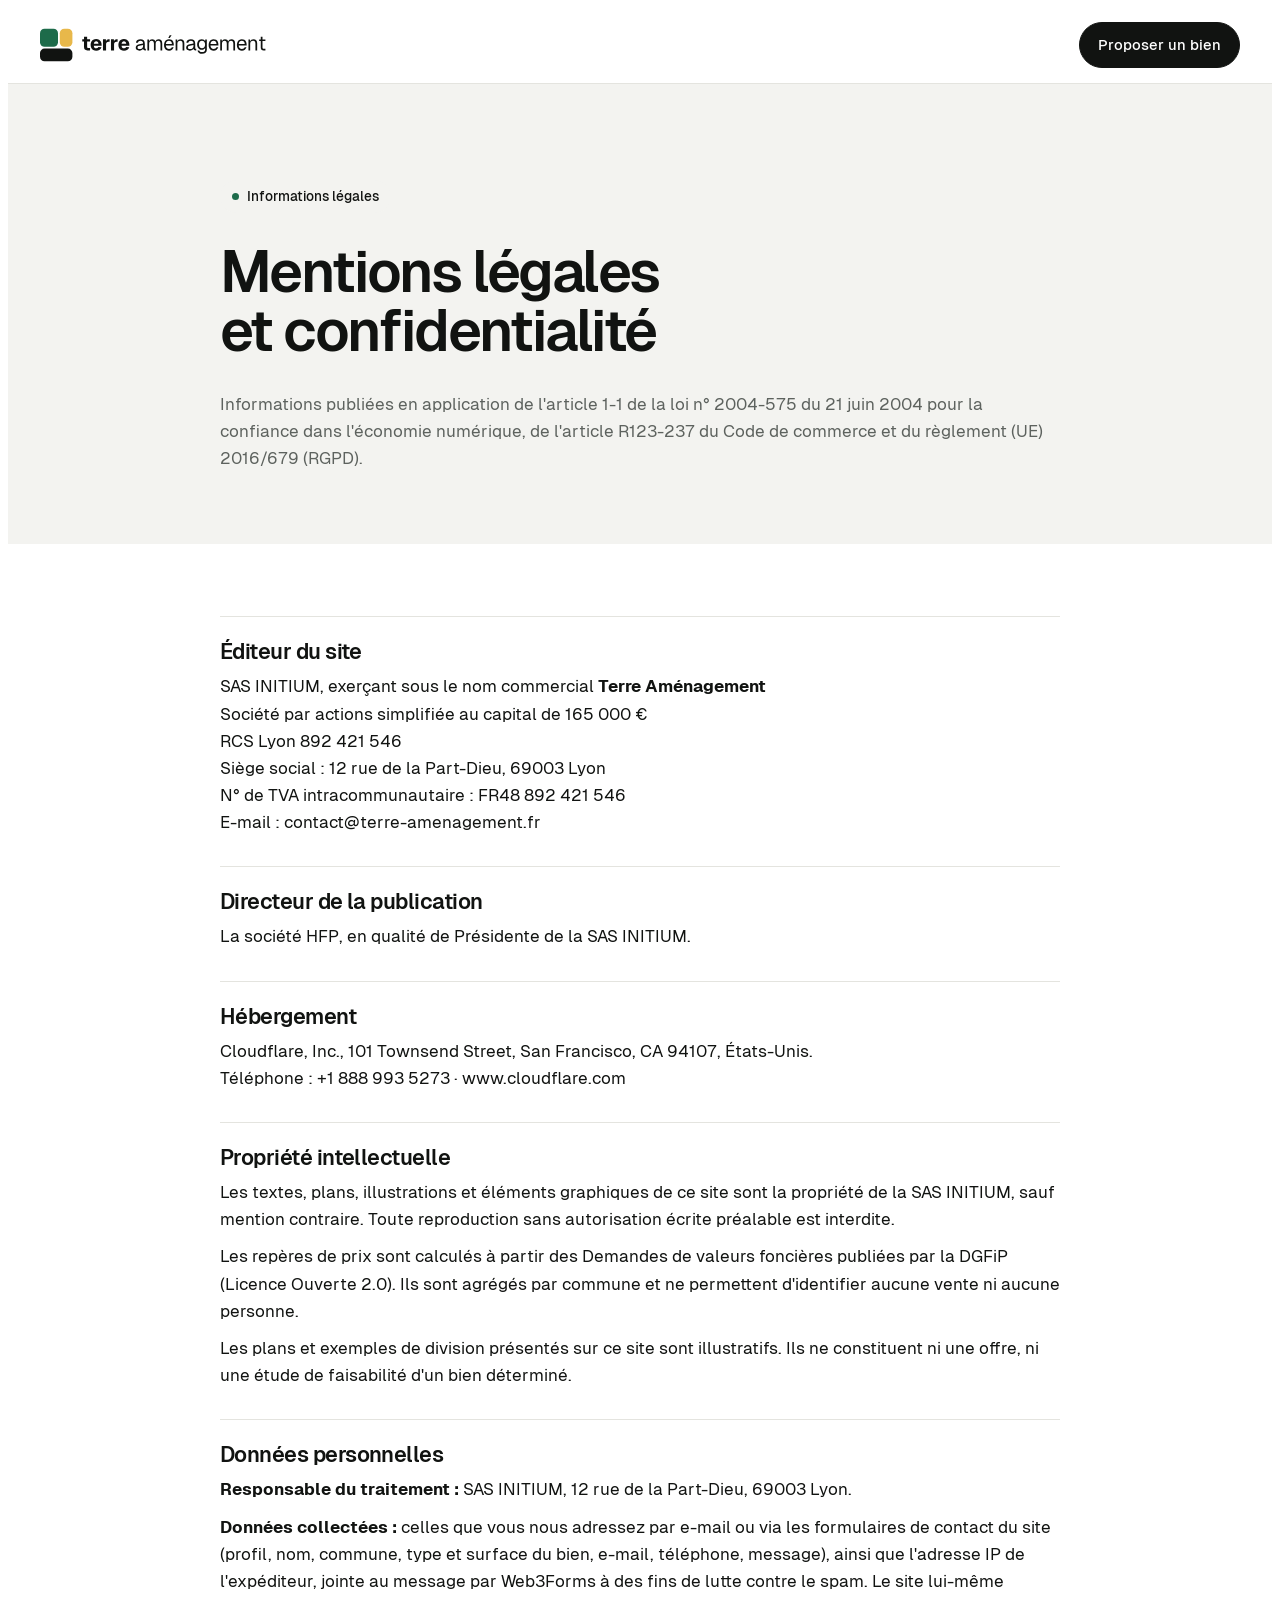
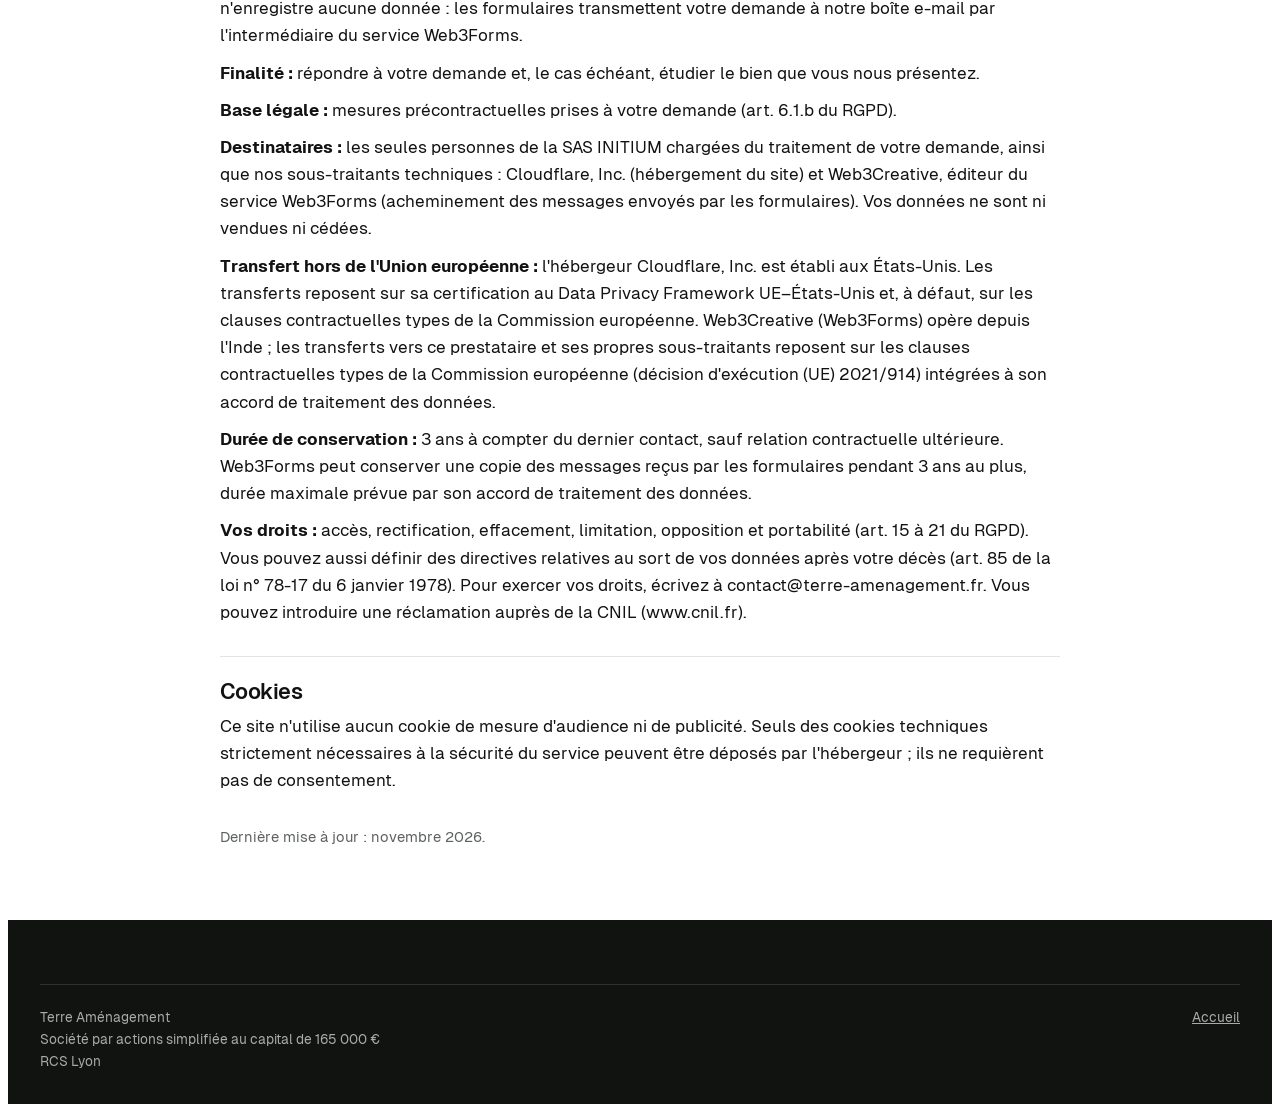
<file: site/mentions-legales.html>
<!doctype html>
<html lang="fr">
<head>
<meta charset="utf-8">
<meta name="viewport" content="width=device-width, initial-scale=1, viewport-fit=cover">
<title>Mentions légales · Terre Aménagement</title>
<link rel="canonical" href="https://www.terre-amenagement.fr/mentions-legales.html">
<meta name="robots" content="noindex">
<link rel="stylesheet" href="fonts.css">
<link rel="icon" href="favicon.ico" sizes="any">
<link rel="icon" href="favicon.svg" type="image/svg+xml">
<link rel="stylesheet" href="styles.css">
</head>
<body>

<header class="site-header">
  <div class="wrap">
    <a class="brand" href="index.html"><svg class="logo" viewBox="0 0 252 40" role="img" aria-label="Terre Aménagement"><rect class="lg-a" x="0" y="2" width="20" height="20" rx="5"/><rect class="lg-b" x="22" y="2" width="14" height="20" rx="5"/><rect class="lg-c" x="0" y="24" width="36" height="14" rx="5"/><path class="lg-t" d="M48.921 22.297V16.247999999999998H46.943V13.672H48.921V10.774000000000001H52.371V13.672H55.614V16.247999999999998H52.371V21.883Q52.371 22.757 52.739000000000004 23.0905Q53.107 23.424 53.889 23.424H55.614V26.0H52.624Q50.715 26.0 49.818 25.1145Q48.921 24.229 48.921 22.297Z M56.258 19.836Q56.258 17.904 57.017 16.4435Q57.776 14.983 59.179 14.1895Q60.58200000000001 13.396 62.44500000000001 13.396Q64.262 13.396 65.63050000000001 14.201Q66.99900000000001 15.006 67.73500000000001 16.5125Q68.471 18.019 68.471 20.066V20.756H59.82300000000001Q59.86900000000001 22.182 60.58200000000001 22.918Q61.295 23.654 62.537000000000006 23.654Q64.331 23.654 64.837 22.159L68.31 22.366Q67.804 24.206 66.2515 25.241Q64.699 26.276 62.468 26.276Q60.605000000000004 26.276 59.202000000000005 25.4825Q57.79900000000001 24.689 57.02850000000001 23.2285Q56.258 21.768 56.258 19.836ZM62.44500000000001 15.949Q61.364000000000004 15.949 60.66250000000001 16.662Q59.961000000000006 17.375 59.82300000000001 18.64H64.952Q64.88300000000001 17.329 64.21600000000001 16.639Q63.54900000000001 15.949 62.44500000000001 15.949Z M69.96600000000001 13.672H73.23200000000001L73.301 16.156Q73.66900000000001 14.845 74.382 14.258500000000002Q75.09500000000001 13.672 76.245 13.672H77.37200000000001V16.524H76.245Q74.77300000000001 16.524 74.09450000000001 17.122Q73.41600000000001 17.72 73.41600000000001 19.076999999999998V26.0H69.96600000000001Z M78.84400000000001 13.672H82.11000000000001L82.179 16.156Q82.54700000000001 14.845 83.26000000000002 14.258500000000002Q83.97300000000001 13.672 85.123 13.672H86.25V16.524H85.123Q83.65100000000001 16.524 82.97250000000001 17.122Q82.29400000000001 17.72 82.29400000000001 19.076999999999998V26.0H78.84400000000001Z M87.10100000000001 19.836Q87.10100000000001 17.904 87.86000000000001 16.4435Q88.61900000000001 14.983 90.02200000000002 14.1895Q91.42500000000001 13.396 93.28800000000001 13.396Q95.105 13.396 96.4735 14.201Q97.84200000000001 15.006 98.578 16.5125Q99.31400000000001 18.019 99.31400000000001 20.066V20.756H90.66600000000001Q90.712 22.182 91.42500000000001 22.918Q92.138 23.654 93.38000000000001 23.654Q95.174 23.654 95.68 22.159L99.153 22.366Q98.647 24.206 97.09450000000001 25.241Q95.542 26.276 93.311 26.276Q91.44800000000001 26.276 90.04500000000002 25.4825Q88.64200000000001 24.689 87.87150000000001 23.2285Q87.10100000000001 21.768 87.10100000000001 19.836ZM93.28800000000001 15.949Q92.20700000000001 15.949 91.50550000000001 16.662Q90.804 17.375 90.66600000000001 18.64H95.795Q95.72600000000001 17.329 95.05900000000001 16.639Q94.39200000000001 15.949 93.28800000000001 15.949Z"/><path class="lg-t" d="M106.37200000000001 22.964Q106.37200000000001 21.4 107.29200000000002 20.503Q108.21200000000002 19.606 110.21300000000001 19.238L114.537 18.433Q114.537 15.374 111.63900000000001 15.374Q109.20100000000001 15.374 108.626 17.558999999999997L106.57900000000001 17.398Q106.924 15.627 108.26950000000001 14.5805Q109.61500000000001 13.534 111.63900000000001 13.534Q113.96200000000002 13.534 115.21550000000002 14.844999999999999Q116.46900000000001 16.156 116.46900000000001 18.502V23.539Q116.46900000000001 23.953 116.61850000000001 24.125500000000002Q116.76800000000001 24.298000000000002 117.11300000000001 24.298000000000002H117.596V26.0Q117.32000000000001 26.046 116.86000000000001 26.046Q115.75600000000001 26.046 115.21550000000002 25.586Q114.67500000000001 25.126 114.56000000000002 24.114Q114.10000000000001 25.057 112.9615 25.6665Q111.82300000000001 26.276 110.489 26.276Q108.58000000000001 26.276 107.47600000000001 25.402Q106.37200000000001 24.528 106.37200000000001 22.964ZM114.537 20.986V20.112000000000002L110.58100000000002 20.848Q109.385 21.055 108.8905 21.5265Q108.39600000000002 21.998 108.39600000000002 22.78Q108.39600000000002 23.631 108.99400000000001 24.1025Q109.59200000000001 24.574 110.67300000000002 24.574Q112.46700000000001 24.574 113.50200000000001 23.562Q114.537 22.55 114.537 20.986Z M119.32100000000001 13.81H121.09200000000001L121.138 15.949Q121.59800000000001 14.822000000000001 122.495 14.178Q123.39200000000001 13.534 124.56500000000001 13.534Q125.94500000000001 13.534 126.888 14.201Q127.831 14.868 128.222 16.087Q128.613 14.845 129.53300000000002 14.1895Q130.453 13.534 131.787 13.534Q133.719 13.534 134.7655 14.7415Q135.812 15.949 135.812 18.157V26.0H133.88V18.570999999999998Q133.88 16.915 133.236 16.075499999999998Q132.592 15.236 131.327 15.236Q130.03900000000002 15.236 129.28000000000003 16.156Q128.52100000000002 17.076 128.52100000000002 18.709V26.0H126.58900000000001V18.709Q126.58900000000001 15.236 124.08200000000001 15.236Q122.79400000000001 15.236 122.02350000000001 16.1675Q121.25300000000001 17.099 121.25300000000001 18.709V26.0H119.32100000000001Z M137.813 19.905Q137.813 17.996000000000002 138.49149999999997 16.547Q139.17 15.098 140.41199999999998 14.316Q141.654 13.534 143.31 13.534Q144.897 13.534 146.11599999999999 14.281500000000001Q147.335 15.029 148.01350000000002 16.478Q148.692 17.927 148.692 19.928V20.503H139.837Q139.929 22.435 140.8605 23.435499999999998Q141.792 24.436 143.402 24.436Q144.575 24.436 145.3455 23.8955Q146.11599999999999 23.355 146.438 22.389L148.508 22.55Q148.025 24.229 146.6565 25.252499999999998Q145.288 26.276 143.402 26.276Q141.7 26.276 140.435 25.494Q139.17 24.712 138.49149999999997 23.2745Q137.813 21.837 137.813 19.905ZM143.31 15.374Q141.884 15.374 140.9755 16.248Q140.067 17.122 139.837 18.801000000000002H146.576Q146.438 17.099 145.57549999999998 16.2365Q144.713 15.374 143.31 15.374ZM144.069 9.233H146.231L144.161 12.177H142.551Z M150.693 13.81H152.464L152.51000000000002 15.995000000000001Q152.97 14.776 153.959 14.155000000000001Q154.948 13.534 156.25900000000001 13.534Q158.26000000000002 13.534 159.318 14.822Q160.376 16.11 160.376 18.157V26.0H158.44400000000002V18.709Q158.44400000000002 16.984 157.823 16.11Q157.202 15.236 155.845 15.236Q154.39600000000002 15.236 153.5105 16.1445Q152.625 17.053 152.625 18.709V26.0H150.693Z M162.377 22.964Q162.377 21.4 163.29700000000003 20.503Q164.217 19.606 166.21800000000002 19.238L170.54200000000003 18.433Q170.54200000000003 15.374 167.64400000000003 15.374Q165.20600000000002 15.374 164.63100000000003 17.558999999999997L162.58400000000003 17.398Q162.92900000000003 15.627 164.27450000000005 14.5805Q165.62000000000003 13.534 167.64400000000003 13.534Q169.967 13.534 171.22050000000002 14.844999999999999Q172.47400000000002 16.156 172.47400000000002 18.502V23.539Q172.47400000000002 23.953 172.62350000000004 24.125500000000002Q172.77300000000002 24.298000000000002 173.11800000000002 24.298000000000002H173.60100000000003V26.0Q173.32500000000002 26.046 172.865 26.046Q171.76100000000002 26.046 171.22050000000002 25.586Q170.68 25.126 170.56500000000003 24.114Q170.10500000000002 25.057 168.96650000000002 25.6665Q167.82800000000003 26.276 166.49400000000003 26.276Q164.585 26.276 163.481 25.402Q162.377 24.528 162.377 22.964ZM170.54200000000003 20.986V20.112000000000002L166.586 20.848Q165.39000000000001 21.055 164.89550000000003 21.5265Q164.401 21.998 164.401 22.78Q164.401 23.631 164.99900000000002 24.1025Q165.597 24.574 166.67800000000003 24.574Q168.472 24.574 169.507 23.562Q170.54200000000003 22.55 170.54200000000003 20.986Z M174.912 26.184 176.936 26.046Q177.235 26.966 177.94800000000004 27.426000000000002Q178.66100000000003 27.886 180.01800000000003 27.886Q181.69700000000003 27.886 182.57100000000003 27.219Q183.44500000000002 26.552 183.44500000000002 25.218V23.240000000000002Q182.985 24.206 182.03050000000002 24.781Q181.07600000000002 25.356 179.88000000000002 25.356Q178.33900000000003 25.356 177.13150000000002 24.6085Q175.924 23.861 175.2455 22.515500000000003Q174.567 21.17 174.567 19.445Q174.567 17.72 175.234 16.374499999999998Q175.901 15.029 177.08550000000002 14.281500000000001Q178.27 13.534 179.788 13.534Q181.07600000000002 13.534 182.09950000000003 14.132000000000001Q183.12300000000002 14.73 183.537 15.742V13.81H185.377V25.172Q185.377 27.311 183.95100000000002 28.5185Q182.525 29.726 180.01800000000003 29.726Q178.06300000000002 29.726 176.68300000000002 28.759999999999998Q175.30300000000003 27.794 174.912 26.184ZM183.44500000000002 19.33Q183.44500000000002 17.512999999999998 182.502 16.4435Q181.55900000000003 15.374 179.972 15.374Q178.38500000000002 15.374 177.488 16.4665Q176.591 17.558999999999997 176.591 19.445Q176.591 21.331 177.4995 22.423499999999997Q178.40800000000002 23.516 179.972 23.516Q181.58200000000002 23.516 182.51350000000002 22.389Q183.44500000000002 21.262 183.44500000000002 19.33Z M187.37800000000001 19.905Q187.37800000000001 17.996000000000002 188.05650000000003 16.547Q188.735 15.098 189.97700000000003 14.316Q191.21900000000002 13.534 192.87500000000003 13.534Q194.46200000000002 13.534 195.68100000000004 14.281500000000001Q196.90000000000003 15.029 197.57850000000002 16.478Q198.25700000000003 17.927 198.25700000000003 19.928V20.503H189.40200000000002Q189.49400000000003 22.435 190.42550000000003 23.435499999999998Q191.35700000000003 24.436 192.967 24.436Q194.14000000000001 24.436 194.9105 23.8955Q195.68100000000004 23.355 196.00300000000001 22.389L198.07300000000004 22.55Q197.59000000000003 24.229 196.22150000000005 25.252499999999998Q194.85300000000004 26.276 192.967 26.276Q191.26500000000001 26.276 190.0 25.494Q188.735 24.712 188.05650000000003 23.2745Q187.37800000000001 21.837 187.37800000000001 19.905ZM192.87500000000003 15.374Q191.449 15.374 190.5405 16.248Q189.63200000000003 17.122 189.40200000000002 18.801000000000002H196.14100000000002Q196.00300000000001 17.099 195.14050000000003 16.2365Q194.27800000000002 15.374 192.87500000000003 15.374Z M200.25800000000004 13.81H202.02900000000002L202.07500000000005 15.949Q202.53500000000003 14.822000000000001 203.43200000000002 14.178Q204.32900000000004 13.534 205.50200000000004 13.534Q206.88200000000003 13.534 207.82500000000005 14.201Q208.76800000000003 14.868 209.15900000000005 16.087Q209.55000000000004 14.845 210.47000000000003 14.1895Q211.39000000000004 13.534 212.72400000000005 13.534Q214.65600000000003 13.534 215.70250000000004 14.7415Q216.74900000000002 15.949 216.74900000000002 18.157V26.0H214.81700000000004V18.570999999999998Q214.81700000000004 16.915 214.17300000000003 16.075499999999998Q213.52900000000002 15.236 212.26400000000004 15.236Q210.97600000000003 15.236 210.21700000000004 16.156Q209.45800000000003 17.076 209.45800000000003 18.709V26.0H207.52600000000004V18.709Q207.52600000000004 15.236 205.01900000000003 15.236Q203.73100000000002 15.236 202.96050000000002 16.1675Q202.19000000000003 17.099 202.19000000000003 18.709V26.0H200.25800000000004Z M218.75000000000003 19.905Q218.75000000000003 17.996000000000002 219.42850000000004 16.547Q220.10700000000003 15.098 221.34900000000005 14.316Q222.59100000000004 13.534 224.24700000000004 13.534Q225.83400000000003 13.534 227.05300000000005 14.281500000000001Q228.27200000000005 15.029 228.95050000000003 16.478Q229.62900000000005 17.927 229.62900000000005 19.928V20.503H220.77400000000003Q220.86600000000004 22.435 221.79750000000004 23.435499999999998Q222.72900000000004 24.436 224.33900000000003 24.436Q225.51200000000003 24.436 226.28250000000003 23.8955Q227.05300000000005 23.355 227.37500000000003 22.389L229.44500000000005 22.55Q228.96200000000005 24.229 227.59350000000006 25.252499999999998Q226.22500000000005 26.276 224.33900000000003 26.276Q222.63700000000003 26.276 221.372 25.494Q220.10700000000003 24.712 219.42850000000004 23.2745Q218.75000000000003 21.837 218.75000000000003 19.905ZM224.24700000000004 15.374Q222.82100000000003 15.374 221.91250000000002 16.248Q221.00400000000005 17.122 220.77400000000003 18.801000000000002H227.51300000000003Q227.37500000000003 17.099 226.51250000000005 16.2365Q225.65000000000003 15.374 224.24700000000004 15.374Z M231.63000000000005 13.81H233.40100000000004L233.44700000000006 15.995000000000001Q233.90700000000004 14.776 234.89600000000004 14.155000000000001Q235.88500000000005 13.534 237.19600000000005 13.534Q239.19700000000006 13.534 240.25500000000005 14.822Q241.31300000000005 16.11 241.31300000000005 18.157V26.0H239.38100000000006V18.709Q239.38100000000006 16.984 238.76000000000005 16.11Q238.13900000000004 15.236 236.78200000000004 15.236Q235.33300000000006 15.236 234.44750000000005 16.1445Q233.56200000000004 17.053 233.56200000000004 18.709V26.0H231.63000000000005Z M245.29200000000006 22.872V15.512H243.49800000000005V13.81H245.29200000000006V10.958H247.22400000000005V13.81H250.46700000000007V15.512H247.22400000000005V22.826Q247.22400000000005 23.631 247.58050000000006 23.9645Q247.93700000000007 24.298000000000002 248.71900000000005 24.298000000000002H250.46700000000007V26.0H248.53500000000005Q246.87900000000005 26.0 246.08550000000005 25.241Q245.29200000000006 24.482 245.29200000000006 22.872Z"/></svg></a>
    <nav class="nav" aria-label="Navigation principale">
      <a class="btn" href="index.html#contact">Proposer un bien</a>
    </nav>
  </div>
</header>

<main class="legal">
<section class="legal-hero">
  <div class="wrap">
    <span class="kicker">Informations légales</span>
    <h1>Mentions légales et confidentialité</h1>
    <p>Informations publiées en application de l'article 1-1 de la loi n° 2004-575 du 21 juin 2004 pour la confiance dans l'économie numérique, de l'article R123-237 du Code de commerce et du règlement (UE) 2016/679 (RGPD).</p>
  </div>
</section>


  <div class="wrap">

    <section id="editeur">
      <h2>Éditeur du site</h2>
      <p>SAS INITIUM, exerçant sous le nom commercial <strong>Terre Aménagement</strong><br>
      Société par actions simplifiée au capital de 165 000 €<br>
      RCS Lyon 892 421 546<br>
      Siège social : 12 rue de la Part-Dieu, 69003 Lyon<br>
      N° de TVA intracommunautaire : FR48 892 421 546<br>
      E-mail : contact@terre-amenagement.fr</p>
    </section>

    <section id="publication">
      <h2>Directeur de la publication</h2>
      <p>La société HFP, en qualité de Présidente de la SAS INITIUM.</p>
    </section>

    <section id="hebergeur">
      <h2>Hébergement</h2>
      <p>Cloudflare, Inc., 101 Townsend Street, San Francisco, CA 94107, États-Unis.<br>Téléphone : +1 888 993 5273 · www.cloudflare.com</p>
    </section>

    <section id="propriete">
      <h2>Propriété intellectuelle</h2>
      <p>Les textes, plans, illustrations et éléments graphiques de ce site sont la propriété de la SAS INITIUM, sauf mention contraire. Toute reproduction sans autorisation écrite préalable est interdite.</p>
      <p>Les repères de prix sont calculés à partir des Demandes de valeurs foncières publiées par la DGFiP (Licence Ouverte 2.0). Ils sont agrégés par commune et ne permettent d'identifier aucune vente ni aucune personne.</p>
      <p>Les plans et exemples de division présentés sur ce site sont illustratifs. Ils ne constituent ni une offre, ni une étude de faisabilité d'un bien déterminé.</p>
    </section>

    <section id="donnees">
      <h2>Données personnelles</h2>
      <p><strong>Responsable du traitement :</strong> SAS INITIUM, 12 rue de la Part-Dieu, 69003 Lyon.</p>
      <p><strong>Données collectées :</strong> celles que vous nous adressez par e-mail ou via les formulaires de contact du site (profil, nom, commune, type et surface du bien, e-mail, téléphone, message), ainsi que l'adresse IP de l'expéditeur, jointe au message par Web3Forms à des fins de lutte contre le spam. Le site lui-même n'enregistre aucune donnée : les formulaires transmettent votre demande à notre boîte e-mail par l'intermédiaire du service Web3Forms.</p>
      <p><strong>Finalité :</strong> répondre à votre demande et, le cas échéant, étudier le bien que vous nous présentez.</p>
      <p><strong>Base légale :</strong> mesures précontractuelles prises à votre demande (art. 6.1.b du RGPD).</p>
      <p><strong>Destinataires :</strong> les seules personnes de la SAS INITIUM chargées du traitement de votre demande, ainsi que nos sous-traitants techniques : Cloudflare, Inc. (hébergement du site) et Web3Creative, éditeur du service Web3Forms (acheminement des messages envoyés par les formulaires). Vos données ne sont ni vendues ni cédées.</p>
      <p><strong>Transfert hors de l'Union européenne :</strong> l'hébergeur Cloudflare, Inc. est établi aux États-Unis. Les transferts reposent sur sa certification au Data Privacy Framework UE–États-Unis et, à défaut, sur les clauses contractuelles types de la Commission européenne. Web3Creative (Web3Forms) opère depuis l'Inde ; les transferts vers ce prestataire et ses propres sous-traitants reposent sur les clauses contractuelles types de la Commission européenne (décision d'exécution (UE) 2021/914) intégrées à son accord de traitement des données.</p>
      <p><strong>Durée de conservation :</strong> 3 ans à compter du dernier contact, sauf relation contractuelle ultérieure. Web3Forms peut conserver une copie des messages reçus par les formulaires pendant 3 ans au plus, durée maximale prévue par son accord de traitement des données.</p>
      <p><strong>Vos droits :</strong> accès, rectification, effacement, limitation, opposition et portabilité (art. 15 à 21 du RGPD). Vous pouvez aussi définir des directives relatives au sort de vos données après votre décès (art. 85 de la loi n° 78-17 du 6 janvier 1978). Pour exercer vos droits, écrivez à contact@terre-amenagement.fr. Vous pouvez introduire une réclamation auprès de la CNIL (www.cnil.fr).</p>
    </section>

    <section id="cookies">
      <h2>Cookies</h2>
      <p>Ce site n'utilise aucun cookie de mesure d'audience ni de publicité. Seuls des cookies techniques strictement nécessaires à la sécurité du service peuvent être déposés par l'hébergeur ; ils ne requièrent pas de consentement.</p>
    </section>

    <p class="muted">Dernière mise à jour : novembre 2026.</p>
  </div>
</main>

<footer class="site-footer">
  <div class="wrap">
    <div class="foot-legal">
      <p>Terre Aménagement<br>Société par actions simplifiée au capital de 165 000 €<br>RCS Lyon</p>
      <nav aria-label="Informations légales"><a href="index.html">Accueil</a></nav>
    </div>
  </div>
</footer>

</body>
</html>
</file>
<file: site/fonts.css>
/* Polices auto-hébergées (Geist, SIL Open Font License 1.1 — voir fonts/LICENSE-OFL.txt) */
@font-face { font-family: "Geist"; src: url("fonts/Geist-Regular.woff2") format("woff2"); font-weight: 400; font-style: normal; font-display: swap; }
@font-face { font-family: "Geist"; src: url("fonts/Geist-Medium.woff2") format("woff2"); font-weight: 500; font-style: normal; font-display: swap; }
@font-face { font-family: "Geist"; src: url("fonts/Geist-SemiBold.woff2") format("woff2"); font-weight: 600; font-style: normal; font-display: swap; }
@font-face { font-family: "Geist"; src: url("fonts/Geist-Bold.woff2") format("woff2"); font-weight: 700; font-style: normal; font-display: swap; }
@font-face { font-family: "Geist Mono"; src: url("fonts/GeistMono-Regular.woff2") format("woff2"); font-weight: 400; font-style: normal; font-display: swap; }
@font-face { font-family: "Geist Mono"; src: url("fonts/GeistMono-Medium.woff2") format("woff2"); font-weight: 500; font-style: normal; font-display: swap; }
</file>
<file: site/styles.css>
/* Direction A « épuré startup » : blanc pur, typo Geist très grande et serrée, mosaïque de tuiles,
   couleurs franches sans dégradé ni ombre. Bandeaux pleine largeur, contenu dans .wrap (max 1240px). */
:root {
  color-scheme: light;
  --white: #ffffff;
  --tile: #f3f3f0;
  --tile-2: #e9e9e4;
  --ink: #111311;
  --muted: #5d625e;
  --line: #e4e4df;
  --green: #1d6b4a;
  --green-ink: #0e3b28;
  --green-soft: #e3efe8;
  --gold: #e8b84a;
  --gold-ink: #3a2a05;
  --gold-soft: #fbf1d9;
  --on-dark: #f4f4f1;
  --on-dark-muted: #a7aca8;

  --f-sans: "Geist", "Helvetica Neue", Arial, sans-serif;
  --f-mono: "Geist Mono", ui-monospace, Menlo, monospace;

  --r-tile: 24px;
  --s2: clamp(2rem, 4.4vw, 3.6rem);
  --s3: clamp(2.9rem, 7.4vw, 6.4rem);
}

* { box-sizing: border-box; }
html { scroll-behavior: smooth; scroll-padding-top: 84px; }
body {
  background: var(--white);
  color: var(--ink);
  font-family: var(--f-sans);
  font-size: 1.0625rem;
  line-height: 1.6;
  -webkit-font-smoothing: antialiased;
}
.wrap {
  max-width: 1240px;
  margin-inline: auto;
  padding-left: max(20px, env(safe-area-inset-left, 0px));
  padding-right: max(20px, env(safe-area-inset-right, 0px));
}
a { color: inherit; }
:focus-visible { outline: 2px solid var(--green); outline-offset: 3px; }
h1, h2, h3 { margin: 0; font-weight: 600; letter-spacing: -0.035em; line-height: 1.02; text-wrap: balance; }
h2 { font-size: var(--s2); }
h3 { font-size: 1.3rem; letter-spacing: -0.02em; line-height: 1.15; }
p { margin: 0; }

/* Logo */
.logo { height: 36px; width: auto; display: block; overflow: visible; }
.lg-a { fill: var(--green); }
.lg-b { fill: var(--gold); }
.lg-c { fill: var(--ink); }
.logo.on-dark .lg-c { fill: var(--white); }
.logo rect { transform-box: fill-box; transform-origin: center; transition: transform .35s cubic-bezier(.34,1.56,.64,1); }
.lg-t { fill: var(--ink); }
.logo.on-dark .lg-t { fill: var(--white); }
.brand:hover .lg-a { transform: translate(-2px, -2px); } .brand:hover .lg-b { transform: translate(2px, -2px); } .brand:hover .lg-c { transform: translateY(2px); }

/* Étiquettes de section */
.kicker {
  display: inline-flex; align-items: center; gap: 8px; width: max-content; max-width: 100%;
  padding: 6px 12px; border-radius: 99px; background: var(--tile);
  font-size: 0.85rem; font-weight: 500; color: var(--ink); letter-spacing: 0;
}
.kicker::before { content: ""; width: 7px; height: 7px; border-radius: 50%; background: var(--green); }
.band .kicker { background: rgba(255,255,255,0.1); color: var(--on-dark); }
.band .kicker::before { background: var(--gold); }

/* Header */
body::before { content: ""; position: fixed; inset: 0 0 auto; height: env(safe-area-inset-top, 0px); z-index: 10; background: var(--white); }
.site-header { position: sticky; top: env(safe-area-inset-top, 0px); z-index: 9; background: rgba(255,255,255,0.92); backdrop-filter: saturate(1.4) blur(10px); border-bottom: 1px solid transparent; transition: border-color .2s; }
.site-header .wrap { display: flex; align-items: center; justify-content: space-between; gap: 24px; padding-block: 14px; }
.brand { display: block; text-decoration: none; }
.nav { display: flex; align-items: center; gap: 28px; }
.nav a { font-size: 0.95rem; font-weight: 500; text-decoration: none; color: var(--muted); }
.nav a:not(.btn):hover { color: var(--ink); }
@media (max-width: 960px) { .nav a:not(.btn) { display: none; } }
@media (max-width: 420px) { .logo { height: 26px; } .site-header .wrap { gap: 12px; } .nav .btn { padding: 9px 13px; font-size: 0.82rem; } }

/* Boutons */
.btn {
  display: inline-flex; align-items: center; justify-content: center; gap: 10px;
  padding: 14px 24px; border: 1.5px solid var(--ink); border-radius: 99px;
  background: var(--ink); color: var(--white);
  font: inherit; font-weight: 500; font-size: 1rem; text-decoration: none; cursor: pointer;
  transition: transform .15s ease, background .15s ease, color .15s ease;
}
.btn:hover { transform: translateY(-2px); }
.btn.outline { background: transparent; color: var(--ink); }
.btn.outline:hover { background: var(--ink); color: var(--white); }
.btn.full { width: 100%; }
.btn .arrow { display: inline-block; transition: transform .15s ease; }
.btn:hover .arrow { transform: translateX(4px); }
.nav .btn { padding: 10px 18px; font-size: 0.92rem; color: var(--white); white-space: nowrap; }
.band .btn { background: var(--white); color: var(--ink); border-color: var(--white); }

/* Hero */
.hero .wrap { display: grid; grid-template-columns: minmax(0, 1.15fr) minmax(0, 1fr); gap: clamp(28px, 4vw, 64px); align-items: center; padding-block: clamp(40px, 7vw, 96px) clamp(48px, 7vw, 96px); }
.hero-text { display: grid; gap: 28px; min-width: 0; }
.hero h1 { font-size: var(--s3); letter-spacing: -0.05em; line-height: 0.96; }
.hero h1 .accent { color: var(--green); }
.lead { font-size: 1.2rem; line-height: 1.55; color: var(--muted); max-width: 34em; }
.cta-row { display: flex; flex-wrap: wrap; gap: 12px; }
.badge {
  display: inline-flex; align-items: center; gap: 10px; width: max-content; max-width: 100%;
  padding: 7px 14px 7px 10px; border-radius: 99px; border: 1px solid var(--line);
  font-size: 0.88rem; font-weight: 500; color: var(--ink);
}
.badge i { width: 8px; height: 8px; border-radius: 50%; background: var(--green); animation: pulse 2s ease-out infinite; }
@keyframes pulse { 0% { box-shadow: 0 0 0 0 rgba(29,107,74,.5); } 70% { box-shadow: 0 0 0 9px rgba(29,107,74,0); } 100% { box-shadow: 0 0 0 0 rgba(29,107,74,0); } }

.bento { display: grid; grid-template-columns: repeat(3, minmax(0, 1fr)); gap: 12px; min-width: 0; }
.quick {
  grid-column: 1 / -1; background: var(--green); color: var(--white);
  border-radius: var(--r-tile); padding: clamp(20px, 2.6vw, 30px); display: grid; gap: 18px; min-width: 0;
}
.quick-title { font-size: 1.45rem; font-weight: 600; letter-spacing: -0.03em; line-height: 1.15; }
.quick-title span { font-weight: 400; color: #bfe0cf; }
.quick-fields { display: grid; grid-template-columns: minmax(0, 1fr) minmax(0, 1.35fr) minmax(0, .8fr); gap: 10px; }
.quick .field label { color: #cfe7da; font-weight: 500; font-size: 0.82rem; }
.quick .field input, .quick .field select { background: var(--white); border-color: transparent; }
.quick .btn { background: var(--ink); border-color: var(--ink); }
@media (max-width: 560px) { .quick-fields { grid-template-columns: minmax(0, 1fr); } }

.tile {
  display: grid; align-content: space-between; gap: 18px; min-height: 150px; min-width: 0;
  padding: 18px; border-radius: var(--r-tile); text-decoration: none;
  transition: transform .2s ease;
}
.tile:hover { transform: translateY(-4px) rotate(-.6deg); }
.tile span { font-size: 0.9rem; font-weight: 500; opacity: .8; }
.tile b { display: block; font-size: 1.35rem; font-weight: 600; letter-spacing: -0.03em; line-height: 1.1; margin-top: -12px; }
.tile-grey { background: var(--tile); color: var(--ink); }
.tile-gold { background: var(--gold); color: var(--gold-ink); }
.tile-ink { background: var(--ink); color: var(--white); }
.mini { width: 60px; height: 44px; overflow: visible; }
.mini .m-s { fill: none; stroke: currentColor; stroke-width: 2.2; }
.mini .m-d { fill: none; stroke: var(--green); stroke-width: 2.4; stroke-dasharray: 5 4; animation: flow 1.6s linear infinite; }
.mini .m-up { fill: var(--white); stroke: currentColor; stroke-width: 2.2; animation: lift 3s ease-in-out infinite; }
.mini .m-bar { fill: var(--gold); transform-box: fill-box; transform-origin: bottom; animation: bars 3.2s ease-in-out infinite; }
.mini .b2 { animation-delay: .2s; } .mini .b3 { animation-delay: .4s; } .mini .b4 { animation-delay: .6s; fill: var(--white); }
@keyframes flow { to { stroke-dashoffset: -18; } }
@keyframes lift { 0%, 100% { transform: translateY(0); } 50% { transform: translateY(-6px); } }
@keyframes bars { 0%, 100% { transform: scaleY(1); } 50% { transform: scaleY(.55); } }
@media (max-width: 960px) { .hero .wrap { grid-template-columns: minmax(0, 1fr); } }
@media (max-width: 480px) { .bento { grid-template-columns: repeat(2, minmax(0, 1fr)); } .tile-ink { grid-column: 1 / -1; min-height: 110px; } }

/* Bandeau défilant */
.marquee { background: var(--ink); color: var(--white); overflow: hidden; }
.marquee-track { display: flex; width: max-content; animation: slide 40s linear infinite; }
.marquee-track span { display: inline-flex; align-items: center; gap: 28px; padding: 18px 14px; font-weight: 500; font-size: clamp(1rem, 1.8vw, 1.35rem); letter-spacing: -0.02em; white-space: nowrap; }
.marquee-track span::after { content: ""; width: 9px; height: 9px; border-radius: 50%; background: var(--gold); }
@keyframes slide { to { transform: translateX(-50%); } }

/* Sections */
.section .wrap { padding-block: clamp(72px, 10vw, 128px); display: grid; gap: 52px; }
.section.mist { background: var(--tile); }
.section-head { display: grid; gap: 18px; max-width: 52rem; }
.section-head.center { margin-inline: auto; text-align: center; justify-items: center; }
.section-head p { color: var(--muted); font-size: 1.15rem; max-width: 40rem; }
.hl { background-image: linear-gradient(var(--gold), var(--gold)); background-repeat: no-repeat; background-position: 0 88%; background-size: 0% 0.32em; transition: background-size 1s cubic-bezier(.2,.7,.2,1) .25s; }
.hl.in { background-size: 100% 0.32em; }
.band .hl { background-image: linear-gradient(var(--gold), var(--gold)); }

.ico .s { fill: none; stroke: var(--ink); stroke-width: 2; stroke-linecap: round; stroke-linejoin: round; }
.ico .g { fill: none; stroke: var(--green); stroke-width: 2; stroke-linecap: round; stroke-linejoin: round; }

/* Qui sommes-nous */
.about { display: grid; grid-template-columns: minmax(0, 1fr) minmax(0, 1fr); gap: clamp(32px, 5vw, 80px); align-items: center; }
.about-text { display: grid; gap: 22px; min-width: 0; }
.about-text p { color: var(--muted); font-size: 1.08rem; }
.about-text .quote { font-size: clamp(1.35rem, 2.3vw, 1.75rem); font-weight: 500; letter-spacing: -0.025em; line-height: 1.3; color: var(--ink); }
.values { list-style: none; margin: 0; padding: 0; display: grid; grid-template-columns: repeat(2, minmax(0, 1fr)); gap: 12px; }
.values li { border-radius: var(--r-tile); padding: 24px; display: grid; gap: 10px; align-content: start; background: var(--tile); min-height: 190px; transition: transform .2s ease; }
.values li:nth-child(2) { background: var(--green); color: var(--white); }
.values li:nth-child(3) { background: var(--gold); color: var(--gold-ink); }
.values li:nth-child(4) { background: var(--ink); color: var(--white); }
.values li:hover { transform: translateY(-4px); }
.values svg { width: 34px; height: 34px; }
.values li:nth-child(2) .s, .values li:nth-child(4) .s { stroke: var(--white); }
.values li:nth-child(2) .g, .values li:nth-child(4) .g { stroke: var(--gold); }
.values li:nth-child(3) .s { stroke: var(--gold-ink); } .values li:nth-child(3) .g { stroke: var(--green-ink); }
.values strong { font-size: 1.2rem; font-weight: 600; letter-spacing: -0.02em; }
.values span { font-size: 0.95rem; line-height: 1.5; opacity: .8; }
@media (max-width: 960px) { .about { grid-template-columns: minmax(0, 1fr); } }
@media (max-width: 480px) { .values { grid-template-columns: minmax(0, 1fr); } .values li { min-height: 0; } }

/* Métiers */
.cards { display: grid; grid-template-columns: repeat(3, minmax(0, 1fr)); gap: 12px; }
.card { background: var(--white); border-radius: var(--r-tile); overflow: hidden; display: grid; grid-template-rows: auto 1fr; min-width: 0; transition: transform .25s ease; }
.card-visual { aspect-ratio: 16 / 10; max-width: 100%; background: var(--green); display: grid; place-items: center; }
.card:nth-child(2) .card-visual { background: var(--ink); }
.card:nth-child(3) .card-visual { background: var(--gold); }
.card-visual svg { width: 62%; height: auto; max-height: 78%; transition: transform .5s cubic-bezier(.2,.7,.2,1); }
.card-visual .l { fill: none; stroke: rgba(255,255,255,.9); stroke-width: 2; stroke-linejoin: round; }
.card-visual .d { fill: none; stroke: var(--gold); stroke-width: 2.4; stroke-dasharray: 7 5; }
.card-visual .f { fill: var(--gold); }
.card-visual .h { fill: rgba(255,255,255,.12); stroke: rgba(255,255,255,.9); stroke-width: 2; }
.card:nth-child(3) .card-visual .l, .card:nth-child(3) .card-visual .h { stroke: var(--gold-ink); }
.card:nth-child(3) .card-visual .h { fill: rgba(58,42,5,.08); }
.card:nth-child(3) .card-visual .d { stroke: var(--white); }
.card:nth-child(3) .card-visual .f { fill: var(--gold-ink); }
.card:hover .card-visual .d { animation: flow 1.6s linear infinite; }
.card:hover .card-visual svg { transform: scale(1.06); }
.card-body { display: grid; grid-template-rows: auto 1fr auto; gap: 14px; padding: 26px; }
.card-body p { color: var(--muted); }
.tags { display: flex; flex-wrap: wrap; gap: 6px; }
.tags span { font-family: var(--f-mono); font-size: 0.74rem; padding: 5px 10px; border-radius: 99px; background: var(--tile); }
@media (max-width: 960px) { .cards { grid-template-columns: minmax(0, 1fr); max-width: 600px; margin-inline: auto; } }

/* Avant / après */
.transfo { display: grid; grid-template-columns: minmax(0, 0.85fr) minmax(0, 1.15fr); gap: clamp(28px, 4vw, 64px); align-items: center; }
.transfo-side { display: grid; gap: 26px; min-width: 0; }
.tabs { display: flex; flex-wrap: wrap; gap: 8px; }
.tab { font: inherit; font-size: 0.92rem; font-weight: 500; padding: 10px 16px; border-radius: 99px; cursor: pointer; background: var(--tile); color: var(--ink); border: 1.5px solid transparent; transition: background .2s, color .2s; }
.tab:hover { border-color: var(--ink); }
.tab[aria-selected="true"] { background: var(--ink); color: var(--white); }
.tab-panel { display: grid; gap: 16px; animation: rise .5s cubic-bezier(.2,.7,.2,1) both; }
.tab-panel h3 { font-size: clamp(1.5rem, 2.6vw, 2rem); letter-spacing: -0.035em; }
.tab-panel > p { color: var(--muted); font-size: 1.05rem; }
.outcomes { list-style: none; margin: 0; padding: 0; display: grid; gap: 10px; }
.outcomes li { display: grid; grid-template-columns: auto minmax(0, 1fr); gap: 14px; align-items: center; }
.outcomes b { display: grid; place-items: center; min-width: 46px; height: 46px; padding: 0 10px; border-radius: 14px; background: var(--green-soft); color: var(--green-ink); font-weight: 600; font-size: 0.92rem; font-family: var(--f-mono); }
.outcomes strong { font-weight: 600; }
@keyframes rise { from { transform: translateY(14px); } to { transform: none; } }

.stage { margin: 0; min-width: 0; background: var(--tile); border-radius: var(--r-tile); padding: clamp(12px, 2vw, 20px); display: grid; gap: 12px; }
.stage svg { width: 100%; height: auto; max-width: 100%; display: block; border-radius: 16px; background: var(--white); }
.stage figcaption { font-size: 0.82rem; color: var(--muted); }
.stage-top { display: flex; justify-content: space-between; align-items: center; gap: 12px; flex-wrap: wrap; }
.chip { font-family: var(--f-mono); font-weight: 500; font-size: 0.78rem; text-transform: uppercase; letter-spacing: .08em; padding: 6px 12px; border-radius: 99px; background: var(--white); color: var(--ink); transition: background .3s, color .3s; }
.stage[data-state="apres"] .chip { background: var(--green); color: var(--white); }
.switch { display: inline-flex; background: var(--white); border-radius: 99px; padding: 4px; gap: 2px; }
.switch button { font: inherit; font-size: 0.86rem; font-weight: 500; border: 0; background: transparent; color: var(--muted); padding: 7px 16px; border-radius: 99px; cursor: pointer; }
.stage[data-state="avant"] .switch [data-set="avant"], .stage[data-state="apres"] .switch [data-set="apres"] { background: var(--ink); color: var(--white); }

.stage .scene { display: none; }
.stage[data-scene="division"] [data-for="division"], .stage[data-scene="surelevation"] [data-for="surelevation"],
.stage[data-scene="destination"] [data-for="destination"], .stage[data-scene="logements"] [data-for="logements"] { display: inline; }
.stage .gl { fill: none; stroke: #efefea; stroke-width: 1; }
.stage .road { fill: var(--tile); stroke: var(--line); }
.stage .ground { fill: #f6f9f6; }
.stage .parcel { fill: none; stroke: var(--ink); stroke-width: 2.5; }
.stage .tree { fill: #cfe5d8; stroke: #a9cdb8; }
.stage .house { fill: var(--ink); }
.stage .ridge { stroke: rgba(255,255,255,.35); stroke-width: 1.5; fill: none; }
.stage .newhouse { fill: var(--green); }
.stage .access { fill: var(--gold-soft); }
.stage .division { fill: none; stroke: var(--gold); stroke-width: 3; stroke-dasharray: 8 6; }
.stage .borne { fill: var(--gold); }
.stage .lbl { fill: var(--ink); font-family: var(--f-sans); font-weight: 700; font-size: 15px; letter-spacing: -.02em; }
.stage .lbl-s { fill: var(--muted); font-family: var(--f-mono); font-size: 11px; }
.stage .soil { fill: #ececE7; }
.stage .neighbor { fill: #efefea; stroke: #e2e2dc; }
.stage .bldg { fill: #f7f6f1; stroke: var(--ink); stroke-width: 2.2; }
.stage .wins rect { fill: #dfe9ef; stroke: var(--ink); stroke-width: 1.5; }
.stage .newfloor { fill: var(--green-soft); stroke: var(--green); stroke-width: 2.4; }
.stage .win-new { fill: #dfe9ef; stroke: var(--green); stroke-width: 2; }
.stage .door-new { fill: var(--green); }
.stage .rail { stroke: var(--ink); stroke-width: 2; }
.stage .dim { fill: none; stroke: var(--green); stroke-width: 1.5; }
.stage .crane path { fill: none; stroke: var(--gold); stroke-width: 3; stroke-linecap: round; }
.stage .crane rect { fill: var(--gold); }
.stage .cornice { stroke: var(--ink); stroke-width: 4; }
.stage .shut { fill: #b9bdb9; }
.stage .shut-l { stroke: #9aa09b; stroke-width: 1.5; fill: none; }
.stage .plant { fill: #8cc3a3; }
.stage .sign { fill: #5d625e; }
.stage .sign-t { fill: #fff; font-family: var(--f-sans); font-weight: 600; font-size: 11px; letter-spacing: .06em; }
.stage .sign-new { fill: var(--green); }
.stage .sign-t2 { fill: #fff; font-family: var(--f-sans); font-weight: 700; font-size: 11px; letter-spacing: .06em; }
.stage .roof4 { fill: var(--ink); }
.stage .unit1 { fill: var(--gold-soft); } .stage .unit2 { fill: var(--green-soft); } .stage .unit3 { fill: #f6e3b0; }
.stage .wall { fill: none; stroke: var(--ink); stroke-width: 5; }
.stage .door-old { fill: #8d928e; transition: opacity .4s ease .4s; }
.stage .mbox { fill: var(--gold); }
.stage .post { stroke: var(--ink); stroke-width: 3; }

.stage .pop, .stage .fade, .stage .rise, .stage .fade-out, .stage .shutter, .stage .newfront, .stage .draw { transition-delay: var(--d, 0s); }
.stage .pop { transform-box: fill-box; transform-origin: center; transition: transform .7s cubic-bezier(.34,1.56,.64,1), opacity .3s ease; }
.stage .fade { transition: opacity .5s ease; }
.stage .fade-out { transition: opacity .4s ease; }
.stage .rise { transition: transform 1s cubic-bezier(.2,.8,.2,1), opacity .4s ease; }
.stage .shutter { transition: transform 1.4s cubic-bezier(.6,0,.2,1); }
.stage .newfront { transition: opacity .6s ease .8s; }
.stage .draw { stroke-dasharray: 1; stroke-dashoffset: 0; transition: stroke-dashoffset 1.4s ease; }
.stage .crane { transition: opacity .5s ease; }
.stage[data-state="apres"] .shutter { transform: translateY(-72px); }
.stage[data-state="apres"] .fade-out, .stage[data-state="apres"] .crane { opacity: 0; }
.stage[data-state="apres"] [data-for="logements"] .door-old { opacity: 0; }
.stage[data-state="avant"] .pop { transform: scale(0); opacity: 0; transition-delay: 0s; }
.stage[data-state="avant"] .fade { opacity: 0; transition-delay: 0s; }
.stage[data-state="avant"] .rise { transform: translateY(-90px); opacity: 0; transition-delay: 0s; }
.stage[data-state="avant"] .newfront { opacity: 0; transition-delay: 0s; }
.stage[data-state="avant"] .draw { stroke-dashoffset: 1; transition-delay: 0s; transition-duration: .3s; }
.stage[data-state="avant"] .fade-out, .stage[data-state="avant"] .crane { opacity: 1; }
@media (max-width: 960px) { .transfo { grid-template-columns: minmax(0, 1fr); } .stage { order: -1; } }

/* Approche */
.steps { list-style: none; margin: 0; padding: 0; display: grid; grid-template-columns: repeat(5, minmax(0, 1fr)); gap: 12px; }
.steps li { background: var(--white); border-radius: var(--r-tile); padding: 22px; display: grid; gap: 12px; align-content: start; min-width: 0; }
.steps .n { font-family: var(--f-mono); font-size: 0.9rem; font-weight: 500; color: var(--green); display: inline-grid; place-items: center; width: 44px; height: 44px; border-radius: 50%; background: var(--green-soft); }
.steps h3 { font-size: 1.1rem; }
.steps p { font-size: 0.95rem; color: var(--muted); }
@media (max-width: 1060px) { .steps { grid-template-columns: repeat(2, minmax(0, 1fr)); } .steps li:last-child { grid-column: 1 / -1; } }
@media (max-width: 520px) { .steps { grid-template-columns: minmax(0, 1fr); } }
.checklist { display: grid; grid-template-columns: minmax(0, 0.8fr) minmax(0, 1.2fr); gap: 32px; align-items: center; background: var(--ink); color: var(--white); border-radius: var(--r-tile); padding: clamp(24px, 3.4vw, 40px); }
.checklist .kicker { background: rgba(255,255,255,.1); color: var(--white); }
.checklist .kicker::before { background: var(--gold); }
.checklist h3 { font-size: clamp(1.4rem, 2.4vw, 1.9rem); margin-top: 14px; }
.checklist .small { color: var(--on-dark-muted); font-size: 0.95rem; margin-top: 10px; }
.checklist ul { list-style: none; margin: 0; padding: 0; display: grid; grid-template-columns: repeat(2, minmax(0, 1fr)); gap: 10px 24px; font-size: 0.98rem; }
.checklist li { display: grid; grid-template-columns: 22px minmax(0, 1fr); gap: 10px; align-items: baseline; }
.checklist li::before { content: "✓"; color: var(--gold); font-weight: 700; }
@media (max-width: 760px) { .checklist, .checklist ul { grid-template-columns: minmax(0, 1fr); } }

/* Propriétaires */
.band { background: var(--green); color: var(--white); }
.band .wrap { padding-block: clamp(72px, 10vw, 128px); display: grid; gap: 44px; }
.band .section-head p { color: #cfe7da; }
.owner-grid { display: grid; grid-template-columns: repeat(2, minmax(0, 1fr)); gap: 12px; }
.owner-col { background: rgba(255,255,255,.08); border-radius: var(--r-tile); padding: clamp(22px, 3vw, 34px); }
.owner-col h3 { margin-bottom: 14px; font-size: 1.15rem; color: var(--gold-soft); }
.owner-col ul { list-style: none; margin: 0; padding: 0; display: grid; }
.owner-col li { padding: 13px 0; border-top: 1px solid rgba(255,255,255,.14); display: grid; grid-template-columns: 26px minmax(0, 1fr); gap: 8px; }
.owner-col li:first-child { border-top: 0; }
.owner-col li span { color: var(--gold); font-weight: 600; }
@media (max-width: 760px) { .owner-grid { grid-template-columns: minmax(0, 1fr); } }

/* Repères de prix */
.demo-flag { justify-self: center; text-align: center; background: var(--gold-soft); color: var(--gold-ink); border-radius: 99px; padding: 8px 18px; font-weight: 500; font-size: 0.92rem; }
.estim { display: grid; grid-template-columns: minmax(0, 0.8fr) minmax(0, 1.2fr); gap: 12px; align-items: stretch; }
.estim-form { display: grid; gap: 16px; align-content: start; background: var(--white); border-radius: var(--r-tile); padding: clamp(22px, 3vw, 32px); min-width: 0; }
.estim-result { background: var(--ink); color: var(--white); border-radius: var(--r-tile); padding: clamp(24px, 3vw, 40px); display: grid; align-content: center; min-width: 0; min-height: 320px; }
.estim-empty { display: grid; justify-items: center; text-align: center; gap: 14px; color: var(--on-dark-muted); }
.estim-empty svg { width: 64px; height: 64px; }
.estim-empty .s { stroke: var(--on-dark-muted); } .estim-empty .g { stroke: var(--gold); }
.estim-empty strong { color: var(--white); font-weight: 600; font-size: 1.15rem; }
#estim-out { display: grid; gap: 14px; }
#estim-out[hidden] { display: none; }
.estim-what { font-weight: 500; color: var(--gold); }
.estim-range { font-weight: 600; font-size: clamp(1.9rem, 4vw, 3rem); letter-spacing: -0.04em; line-height: 1.05; font-variant-numeric: tabular-nums; }
.estim-sub { color: var(--on-dark-muted); font-variant-numeric: tabular-nums; }
.gauge { display: grid; gap: 8px; margin-block: 6px; }
.gauge-bar { position: relative; height: 12px; border-radius: 99px; background: rgba(255,255,255,.14); }
.gauge-iqr { position: absolute; left: 25%; right: 25%; top: 0; bottom: 0; border-radius: 99px; background: var(--gold); }
.gauge-med { position: absolute; left: 50%; top: -5px; width: 4px; height: 22px; margin-left: -2px; border-radius: 2px; background: var(--white); }
.gauge-labels { display: grid; grid-template-columns: repeat(3, minmax(0, 1fr)); font-size: 0.82rem; color: var(--on-dark-muted); font-family: var(--f-mono); }
.gauge-labels span:nth-child(1) { text-align: left; padding-left: 12%; }
.gauge-labels span:nth-child(2) { text-align: center; color: var(--white); }
.gauge-labels span:nth-child(3) { text-align: right; padding-right: 12%; }
.estim-warn { background: rgba(232,184,74,.14); border-left: 3px solid var(--gold); padding: 10px 12px; font-size: 0.92rem; }
.estim-note { font-size: 0.85rem; color: var(--on-dark-muted); }
#estim-out .btn { justify-self: start; background: var(--white); color: var(--ink); border-color: var(--white); }
.estim-legal { display: grid; gap: 10px; font-size: 0.9rem; color: var(--muted); max-width: 880px; margin-inline: auto; }
.estim-legal strong { color: var(--ink); }
.estim-src { font-size: 0.82rem; }
@media (max-width: 860px) { .estim { grid-template-columns: minmax(0, 1fr); } }

/* FAQ */
.faq { display: grid; gap: 10px; max-width: 880px; width: 100%; margin-inline: auto; }
.faq details { background: var(--tile); border-radius: 18px; transition: background .2s; }
.faq details[open] { background: var(--green-soft); }
.faq summary { cursor: pointer; list-style: none; padding: 20px 60px 20px 24px; font-weight: 600; font-size: 1.08rem; letter-spacing: -0.015em; position: relative; }
.faq summary::-webkit-details-marker { display: none; }
.faq summary::after { content: "+"; position: absolute; right: 18px; top: 50%; transform: translateY(-50%); width: 30px; height: 30px; display: grid; place-items: center; border-radius: 50%; background: var(--white); font-size: 1.2rem; font-weight: 400; transition: transform .25s; }
.faq details[open] summary::after { transform: translateY(-50%) rotate(45deg); }
.faq details > div { padding: 0 24px 22px; color: var(--muted); display: grid; gap: 10px; }

/* Partenaires */
.partners { list-style: none; margin: 0; padding: 0; display: grid; grid-template-columns: repeat(3, minmax(0, 1fr)); gap: 12px; }
.partners li { background: var(--white); border-radius: 18px; padding: 22px; display: grid; gap: 4px; transition: transform .2s; }
.partners li:hover { transform: translateY(-3px); }
.partners strong { font-weight: 600; letter-spacing: -0.015em; }
.partners span { color: var(--muted); font-size: 0.95rem; }
@media (max-width: 760px) { .partners { grid-template-columns: minmax(0, 1fr); } }

/* Contact */
.contact { display: grid; grid-template-columns: minmax(0, 0.85fr) minmax(0, 1.15fr); gap: clamp(32px, 5vw, 80px); align-items: start; }
.coords { display: grid; gap: 30px; min-width: 0; }
.coords dl { margin: 0; display: grid; gap: 18px; }
.coords dl > div { position: relative; min-height: 44px; padding-left: 58px; display: flex; flex-direction: column; justify-content: center; }
.coords dt .ic { position: absolute; left: 0; top: 50%; transform: translateY(-50%); }
.coords .ic { width: 44px; height: 44px; border-radius: 14px; background: var(--tile); display: grid; place-items: center; }
.coords .ic svg { width: 22px; height: 22px; }
.coords dt { font-size: 0.82rem; color: var(--muted); }
.coords dd { margin: 0; font-size: 1.08rem; font-weight: 500; overflow-wrap: anywhere; }
@media (max-width: 960px) { .contact { grid-template-columns: minmax(0, 1fr); } }
form.contact-form { display: grid; gap: 16px; background: var(--tile); border-radius: var(--r-tile); padding: clamp(22px, 3vw, 36px); min-width: 0; }
.row { display: grid; grid-template-columns: repeat(2, minmax(0, 1fr)); gap: 14px; }
@media (max-width: 560px) { .row { grid-template-columns: minmax(0, 1fr); } }
.field { display: grid; gap: 6px; min-width: 0; }
.field label { font-size: 0.86rem; font-weight: 500; }
.field input, .field select, .field textarea { font: inherit; font-size: 1rem; width: 100%; padding: 12px 14px; border: 1.5px solid var(--line); background: var(--white); color: var(--ink); border-radius: 12px; }
.field input:focus, .field select:focus, .field textarea:focus { border-color: var(--ink); outline: none; }
.field textarea { min-height: 130px; resize: vertical; }
.legal-note { font-size: 0.82rem; color: var(--muted); line-height: 1.5; }
.form-status { font-size: 0.92rem; color: var(--green); font-weight: 500; min-height: 1.2em; }
.form-status.err { color: #b3361d; }
.contact-form .btn { justify-self: start; }

/* Footer */
.site-footer { background: var(--ink); color: var(--on-dark-muted); }
.site-footer .wrap { padding-block: 64px 32px; display: grid; gap: 44px; }
.foot-grid { display: grid; grid-template-columns: minmax(0, 1.4fr) repeat(2, minmax(0, 1fr)); gap: 32px; }
.foot-grid h3, .foot-grid h4 { margin: 0 0 12px; color: var(--white); font-size: 0.95rem; font-weight: 600; }
.foot-grid ul { list-style: none; margin: 0; padding: 0; display: grid; gap: 8px; }
.foot-grid a { text-decoration: none; }
.foot-grid a:hover { color: var(--white); }
.foot-grid p { margin-top: 18px; max-width: 30rem; font-size: 0.95rem; }
.foot-legal { border-top: 1px solid rgba(255,255,255,.12); padding-top: 22px; display: flex; flex-wrap: wrap; justify-content: space-between; gap: 12px 24px; font-size: 0.85rem; }
.foot-legal nav { display: flex; gap: 20px; flex-wrap: wrap; }
@media (max-width: 760px) { .foot-grid { grid-template-columns: minmax(0, 1fr); } }

/* Pages légales */
.legal-hero { background: var(--tile); }
.legal-hero .wrap { padding-block: clamp(48px, 7vw, 88px); display: grid; gap: 14px; max-width: 880px; }
.legal-hero h1 { font-size: clamp(2.2rem, 5vw, 3.6rem); letter-spacing: -0.045em; }
.legal-hero p { color: var(--muted); }
.legal .wrap { padding-block: clamp(40px, 6vw, 72px); display: grid; gap: 30px; max-width: 880px; }
.legal section { display: grid; gap: 10px; padding-top: 24px; border-top: 1px solid var(--line); }
.legal h2 { font-size: 1.35rem; letter-spacing: -0.025em; }
.legal .muted { color: var(--muted); font-size: 0.92rem; }
.todo { background: var(--gold-soft); padding: 0 4px; border-radius: 4px; }

/* Décor flottant */
.deco-host { position: relative; overflow: hidden; }
.deco { position: absolute; pointer-events: none; stroke-width: 2; animation: drift 14s ease-in-out infinite; }
.deco path, .deco rect { fill: none; }
.deco-a { width: 110px; top: 60px; right: 4%; stroke: var(--gold); fill: var(--gold); }
.deco-b { width: 70px; bottom: 70px; left: 3%; stroke: var(--green); fill: var(--green); opacity: .5; animation-duration: 18s; animation-delay: -6s; }
.deco-c { width: 80px; top: 50px; left: 5%; stroke: var(--green); opacity: .45; animation-duration: 16s; animation-delay: -3s; }
.deco-a rect { stroke-dasharray: 8 6; }
@keyframes drift { 0%, 100% { transform: translate(0, 0) rotate(0); } 33% { transform: translate(10px, -16px) rotate(6deg); } 66% { transform: translate(-8px, 10px) rotate(-5deg); } }
@media (max-width: 760px) { .deco { display: none; } }

/* Apparitions */
.reveal { animation: rise .8s cubic-bezier(.2,.7,.2,1) both; }
.reveal.d1 { animation-delay: .08s; } .reveal.d2 { animation-delay: .16s; } .reveal.d3 { animation-delay: .24s; }
.rv { opacity: .12; transform: translateY(34px); transition: opacity .7s ease calc(var(--i, 0) * 90ms), transform .8s cubic-bezier(.2,.7,.2,1) calc(var(--i, 0) * 90ms); }
.rv.in { opacity: 1; transform: none; }
.card.rv.in { transition: opacity .7s ease calc(var(--i, 0) * 90ms), transform .25s ease; }
.steps li.rv .n { transition: transform .6s cubic-bezier(.34,1.56,.64,1) calc(var(--i, 0) * 110ms + .1s); transform: scale(.4); }
.steps li.rv.in .n { transform: none; }

@media (prefers-reduced-motion: reduce) {
  html { scroll-behavior: auto; }
  *, *::before, *::after { animation: none !important; transition: none !important; }
  .rv { opacity: 1 !important; transform: none !important; }
}

/* Tuile verte : étape 2 et secours e-mail */
.quick[hidden] { display: none; }
.quick-actions { display: flex; flex-wrap: wrap; align-items: center; gap: 14px; }
.quick-actions .btn { background: var(--ink); border-color: var(--ink); }
.link-back { font: inherit; font-size: 0.92rem; color: #cfe7da; background: none; border: 0; cursor: pointer; padding: 6px 0; }
.link-back:hover { color: var(--white); }
.quick-note { font-size: 0.78rem; color: #cfe7da; }
.quick-note a { color: inherit; }
.quick-err { color: var(--gold); font-weight: 500; font-size: 0.92rem; min-height: 0; }
.quick-err:empty { display: none; }
.mail-fallback { display: grid; gap: 12px; background: var(--white); color: var(--ink); border-radius: 16px; padding: 16px; font-size: 0.92rem; }
.mail-fallback[hidden] { display: none; }
.hp { position: absolute; left: -9999px; width: 1px; height: 1px; opacity: 0; }
.mail-fallback textarea { font: inherit; font-family: var(--f-mono); font-size: 0.82rem; width: 100%; border: 1.5px solid var(--line); border-radius: 10px; padding: 10px; resize: vertical; color: var(--ink); background: var(--tile); }
.mf-actions { display: flex; flex-wrap: wrap; gap: 8px; }
.mf-actions .btn { padding: 10px 16px; font-size: 0.9rem; }
.contact-form .mail-fallback { background: var(--white); border: 1.5px solid var(--line); }
.mail-fallback .btn { background: var(--ink); color: var(--white); border-color: var(--ink); }
.mail-fallback .btn.outline { background: transparent; color: var(--ink); border-color: var(--ink); }
.mail-fallback .btn.outline:hover { background: var(--ink); color: var(--white); }
</file>
